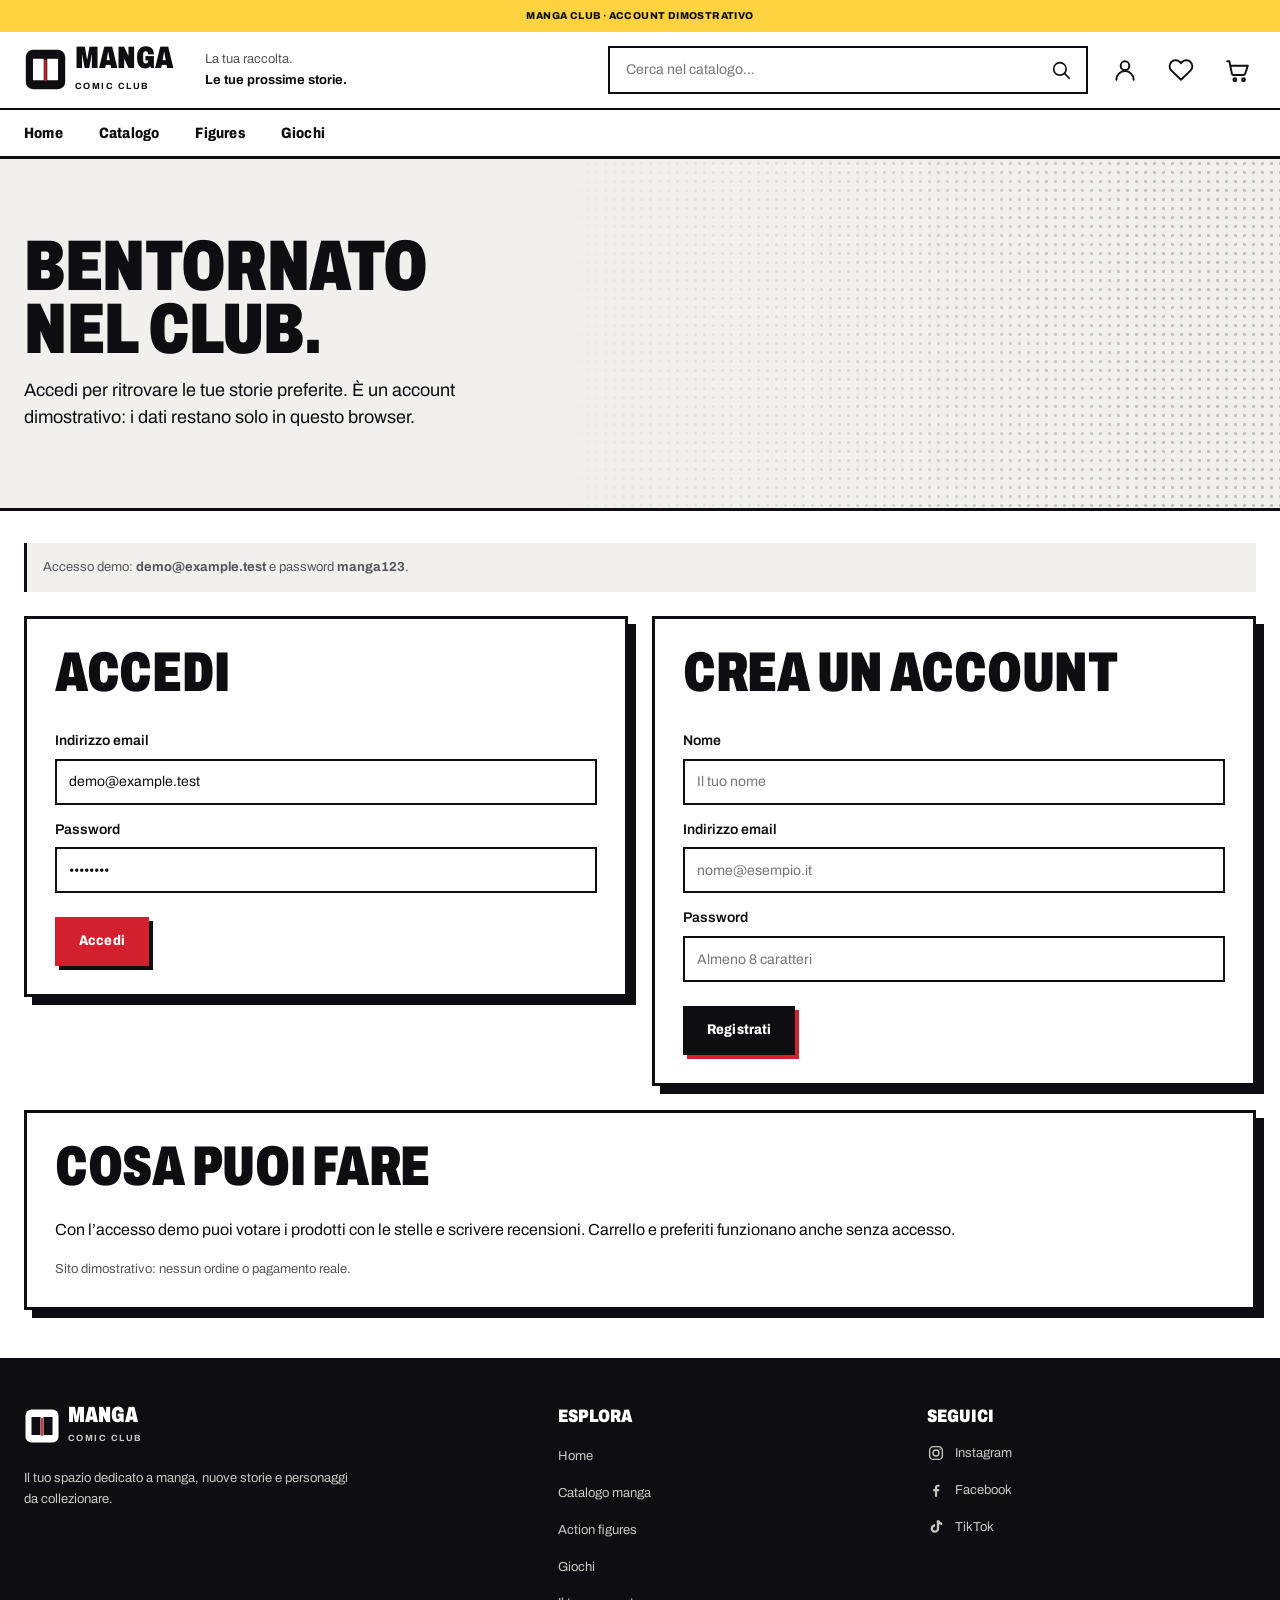
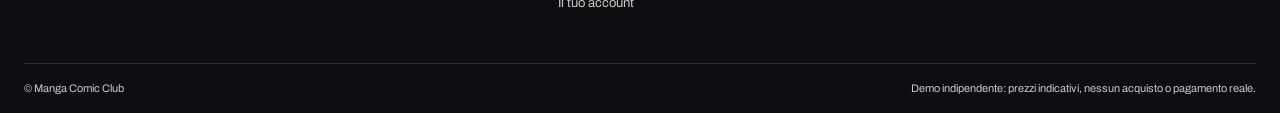
<file: account.html>
<!DOCTYPE html>
<html lang="it">
<head>
  <meta charset="UTF-8">
  <script>document.documentElement.classList.add('js');</script>
  <meta name="viewport" content="width=device-width, initial-scale=1.0">
  <meta name="description" content="Accedi o registrati su Manga Club. Pagina dimostrativa senza account reali.">
  <title>Account — Manga Club</title>
  <link rel="preconnect" href="https://fonts.googleapis.com">
  <link rel="preconnect" href="https://fonts.gstatic.com" crossorigin>
  <link href="https://fonts.googleapis.com/css2?family=Archivo:wdth,wght@62..125,400..900&display=swap" rel="stylesheet">
  <link rel="icon" href="img/favicon.svg" type="image/svg+xml">
  <link rel="stylesheet" href="css/style.css">
  <script src="js/ricerca-mobile.js" defer></script>
  <script src="js/carrello.js" defer></script>
  <script src="js/favorites.js" defer></script>
  <script src="js/account-auth.js" defer></script>
  <script src="js/account.js" defer></script>
  <script src="js/cover-fallback.js" defer></script>
  <script src="js/movimento.js" defer></script>
</head>
<body>
  <a class="skip-link" href="#contenuto">Vai al contenuto</a>
  <div class="demo-note" data-account-banner>MANGA CLUB · ACCOUNT DIMOSTRATIVO</div>
  <header class="site-header">
    <div class="container header-inner">
      <a class="logo" href="index.html" aria-label="Manga Club, pagina iniziale"><svg class="logo-mark" viewBox="0 0 48 48" aria-hidden="true"><rect class="logo-tile" x="2" y="2" width="44" height="44" rx="8"/><path class="logo-page" d="M10 12h12v24H10zm16 0h12v24H26z"/><path class="logo-fold" d="M24 14v22"/></svg><span class="logo-type"><span class="logo-word">MANGA</span><span class="logo-subtitle">COMIC CLUB</span></span></a>
      <p class="header-message">La tua raccolta.<br><strong>Le tue prossime storie.</strong></p>
      <div class="header-actions catalog-header-actions">
        <form class="header-search" action="catalogo.html" role="search">
          <label class="visually-hidden" for="account-search">Cerca nel catalogo</label>
          <input id="account-search" name="q" type="search" placeholder="Cerca nel catalogo…" autocomplete="off">
          <svg viewBox="0 0 24 24" aria-hidden="true"><circle cx="10.8" cy="10.8" r="6.8"/><path d="m16 16 5 5"/></svg>
        </form>
        <a class="header-icon" href="#contenuto" aria-current="page" aria-label="Il tuo account" title="Il tuo account">
          <svg viewBox="0 0 24 24" aria-hidden="true"><circle cx="12" cy="8" r="4"/><path d="M4 21a8 8 0 0 1 16 0"/></svg>
        </a>
        <button id="open-favorites" class="header-icon" type="button" aria-label="Preferiti, 0 manga" title="Preferiti" aria-haspopup="dialog" aria-controls="favorites-dialog">
          <svg viewBox="0 0 24 24" aria-hidden="true"><path d="M20.8 4.6a5.5 5.5 0 0 0-7.8 0L12 5.7l-1.1-1.1a5.5 5.5 0 0 0-7.8 7.8l1.1 1.1L12 21l7.8-7.5 1.1-1.1a5.5 5.5 0 0 0-.1-7.8Z"/></svg>
          <span id="favorites-count" class="favorites-count" aria-hidden="true" hidden>0</span>
        </button>
        <button id="open-cart" class="header-icon cart-icon" type="button" aria-label="Carrello, 0 articoli" title="Carrello" aria-haspopup="dialog" aria-controls="cart-dialog">
          <svg viewBox="0 0 24 24" aria-hidden="true"><path d="M3 4h2l2.2 11.1a2 2 0 0 0 2 1.6h8.5a2 2 0 0 0 1.9-1.4L22 8H6"/><circle cx="10" cy="21" r="1.3"/><circle cx="18" cy="21" r="1.3"/></svg>
          <span id="cart-count" class="cart-count" aria-hidden="true" hidden>0</span>
        </button>
      </div>
    </div>
    <nav class="main-nav" aria-label="Navigazione principale">
      <div class="container">
        <details class="mobile-menu">
          <summary>Menu e ricerca <span aria-hidden="true"><svg class="icon" viewBox="0 0 24 24" aria-hidden="true"><path d="M4 7h16M4 12h16M4 17h16"/></svg></span></summary>
          <div class="mobile-links">
            <a href="index.html">Home</a>
            <a href="catalogo.html">Catalogo</a>
            <a href="action-figures.html">Figures</a>
            <a href="giochi.html">Giochi</a>
          </div>
        </details>
        <ul class="desktop-links">
          <li><a href="index.html">Home</a></li>
          <li><a href="catalogo.html">Catalogo</a></li>
          <li><a href="action-figures.html">Figures</a></li>
          <li><a href="giochi.html">Giochi</a></li>
        </ul>
      </div>
    </nav>
  </header>

  <main id="contenuto" class="account-page">
    <section class="account-intro">
      <div class="container account-intro-inner">
        <h1>Bentornato<br>nel club.</h1>
        <p>Accedi per ritrovare le tue storie preferite. È un account dimostrativo: i dati restano solo in questo browser.</p>
      </div>
    </section>

    <section class="container account-content" aria-label="Accedi o crea un account">
      <p class="account-demo-note">Accesso demo: <strong>demo@example.test</strong> e password <strong>manga123</strong>.</p>
      <div class="account-forms">
        <section class="account-panel" aria-labelledby="login-title">
          <h2 id="login-title">Accedi</h2>
          <form class="account-form" data-account-login>
            <label for="login-email">Indirizzo email</label>
            <input id="login-email" name="email" type="email" autocomplete="email" value="demo@example.test" required>
            <label for="login-password">Password</label>
            <input id="login-password" name="password" type="password" autocomplete="current-password" value="manga123" required>
            <button class="button button-primary" type="submit">Accedi</button>
            <p class="account-form-status" role="status" aria-live="polite" hidden></p>
            <button class="button button-dark" type="button" data-account-logout hidden>Esci</button>
          </form>
        </section>

        <section class="account-panel account-register" aria-labelledby="register-title">
          <h2 id="register-title">Crea un account</h2>
          <form class="account-form account-register">
            <label for="register-name">Nome</label>
            <input id="register-name" name="name" type="text" autocomplete="name" placeholder="Il tuo nome" required>
            <label for="register-email">Indirizzo email</label>
            <input id="register-email" name="email" type="email" autocomplete="email" placeholder="nome@esempio.it" required>
            <label for="register-password">Password</label>
            <input id="register-password" name="password" type="password" autocomplete="new-password" minlength="8" placeholder="Almeno 8 caratteri" required>
            <button class="button button-dark" type="submit">Registrati</button>
            <p class="account-form-status" role="status" aria-live="polite" hidden></p>
          </form>
        </section>

        <section class="account-panel account-info" aria-labelledby="demo-info-title">
          <h2 id="demo-info-title">Cosa puoi fare</h2>
          <p>Con l’accesso demo puoi votare i prodotti con le stelle e scrivere recensioni. Carrello e preferiti funzionano anche senza accesso.</p>
          <p class="order-note">Sito dimostrativo: nessun ordine o pagamento reale.</p>
        </section>
      </div>
    </section>
  </main>

  <footer class="site-footer" id="chi-siamo">
    <div class="container">
      <div class="footer-inner">
        <div class="footer-brand">
          <a class="logo" href="index.html" aria-label="Manga Club, pagina iniziale"><svg class="logo-mark" viewBox="0 0 48 48" aria-hidden="true"><rect class="logo-tile" x="2" y="2" width="44" height="44" rx="8"/><path class="logo-page" d="M10 12h12v24H10zm16 0h12v24H26z"/><path class="logo-fold" d="M24 14v22"/></svg><span class="logo-type"><span class="logo-word">MANGA</span><span class="logo-subtitle">COMIC CLUB</span></span></a>
          <p>Il tuo spazio dedicato a manga, nuove storie e personaggi da collezionare.</p>
        </div>
        <nav class="footer-links" aria-label="Navigazione nel footer">
          <h2 class="footer-title">Esplora</h2>
          <ul>
            <li><a href="index.html">Home</a></li>
            <li><a href="catalogo.html">Catalogo manga</a></li>
            <li><a href="action-figures.html">Action figures</a></li>
            <li><a href="giochi.html">Giochi</a></li>
            <li><a href="account.html">Il tuo account</a></li>
          </ul>
        </nav>
        <div class="footer-social">
          <h2 class="footer-title">Seguici</h2>
          <ul class="social-links" aria-label="Social network">
            <li><a class="social-link" href="https://www.instagram.com/" target="_blank" rel="noopener noreferrer" aria-label="Instagram (si apre in una nuova scheda)"><svg viewBox="0 0 24 24" aria-hidden="true"><rect class="social-icon-outline" x="3.5" y="3.5" width="17" height="17" rx="5"/><circle class="social-icon-outline" cx="12" cy="12" r="4"/><circle cx="17.7" cy="6.7" r="1"/></svg><span>Instagram</span></a></li>
            <li><a class="social-link" href="https://www.facebook.com/" target="_blank" rel="noopener noreferrer" aria-label="Facebook (si apre in una nuova scheda)"><svg viewBox="0 0 24 24" aria-hidden="true"><path d="M13.5 21v-7.3H16l.4-2.9h-2.9V9c0-.8.2-1.4 1.5-1.4h1.6V5c-.3 0-1.2-.1-2.2-.1-2.2 0-3.7 1.3-3.7 3.8v2.1H8.2v2.9h2.5V21z"/></svg><span>Facebook</span></a></li>
            <li><a class="social-link" href="https://www.tiktok.com/" target="_blank" rel="noopener noreferrer" aria-label="TikTok (si apre in una nuova scheda)"><svg viewBox="0 0 24 24" aria-hidden="true"><path d="M16.2 3h-3.1v11.2a2.6 2.6 0 1 1-2.3-2.6V8.4a5.7 5.7 0 1 0 5.4 5.7V8.4a8 8 0 0 0 4.1 1.1V6.4A4.9 4.9 0 0 1 16.2 3z"/></svg><span>TikTok</span></a></li>
          </ul>
        </div>
      </div>
      <div class="footer-bottom">
        <p>© Manga Comic Club</p>
        <p>Demo indipendente: prezzi indicativi, nessun acquisto o pagamento reale.</p>
      </div>
    </div>
  </footer>
  <dialog id="cart-dialog" aria-labelledby="cart-title">
    <div class="cart-heading"><h2 id="cart-title">Il tuo carrello</h2><button id="close-cart" type="button" aria-label="Chiudi carrello"><svg class="icon" viewBox="0 0 24 24" aria-hidden="true"><path d="M6 6l12 12M18 6 6 18"/></svg></button></div>
    <p class="cart-disclaimer">Carrello dimostrativo: nessun ordine o pagamento reale.</p>
    <div id="cart-items"></div>
    <p class="cart-total">Totale: <strong id="cart-total">0,00 €</strong></p>
    <div class="cart-actions">
      <button id="empty-cart" type="button">Svuota carrello</button>
      <button id="continue-cart" type="button">Continua gli acquisti</button>
      <button id="checkout-cart" class="button button-primary" type="button">Procedi all'ordine</button>
    </div>
    <p id="cart-checkout-status" class="cart-checkout-status" role="status" aria-live="polite"></p>
  </dialog>
  <div id="notification" class="notification" role="status" aria-live="polite">
    <span id="notification-message"></span>
    <button id="notification-cart-link" class="notification-cart-link" type="button" hidden>Vai al carrello</button>
  </div>
</body>
</html>
</file>
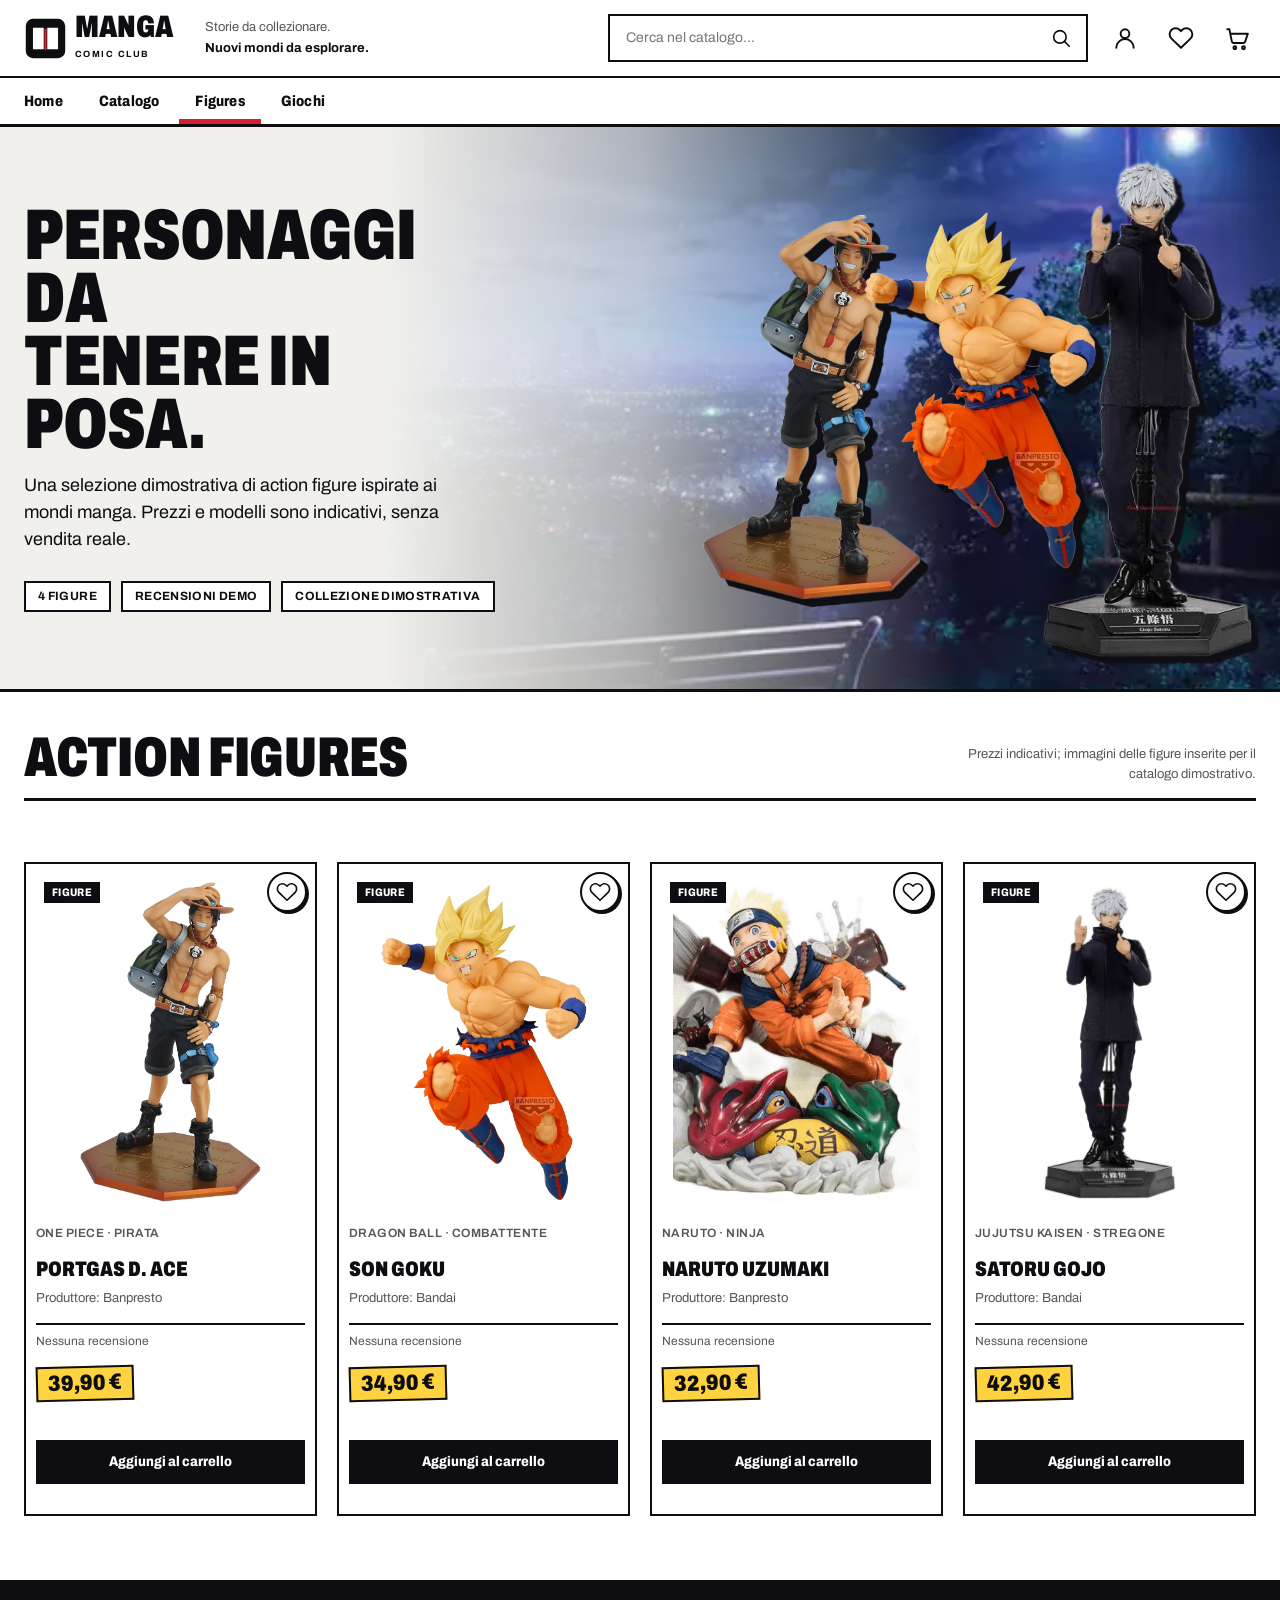
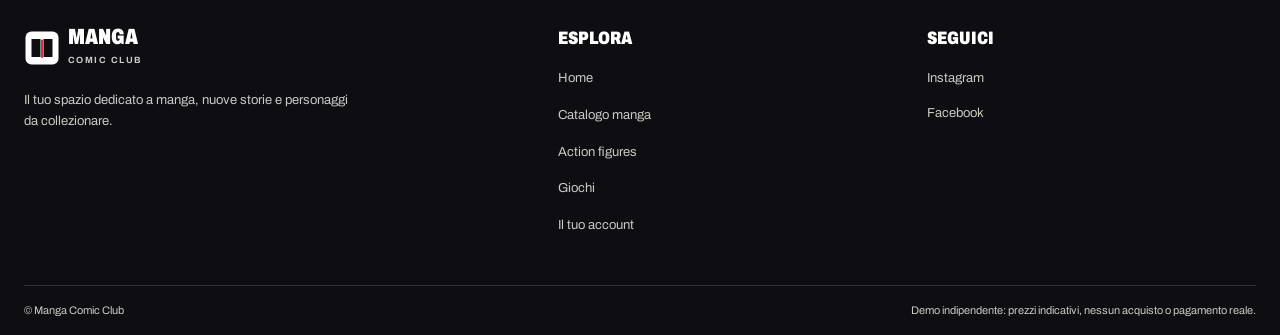
<file: action-figures.html>
<!DOCTYPE html>
<html lang="it">
<head>
  <meta charset="UTF-8">
  <script>document.documentElement.classList.add('js');</script>
  <meta name="viewport" content="width=device-width, initial-scale=1.0">
  <meta name="description" content="Scopri le action figure ispirate ai personaggi manga, con prezzi indicativi e recensioni dimostrative.">
  <title>Action figures — Manga Club</title>
  <link rel="preconnect" href="https://fonts.googleapis.com">
  <link rel="preconnect" href="https://fonts.gstatic.com" crossorigin>
  <link href="https://fonts.googleapis.com/css2?family=Archivo:wdth,wght@62..125,400..900&display=swap" rel="stylesheet">
  <link rel="icon" href="img/favicon.svg" type="image/svg+xml">
  <link rel="stylesheet" href="css/style.css">
  <script src="js/ricerca-mobile.js" defer></script>
  <script src="js/carrello.js" defer></script>
  <script src="js/action-figures.js" defer></script>
  <script src="js/reviews.js" defer></script>
  <script src="js/account-auth.js" defer></script>
  <script src="js/account-modal.js" defer></script>
  <script src="js/favorites.js" defer></script>
  <script src="js/cover-fallback.js" defer></script>
  <script src="js/movimento.js" defer></script>
</head>
<body>
  <a class="skip-link" href="#contenuto">Vai al contenuto</a>

  <header class="site-header">
    <div class="container header-inner">
      <a class="logo" href="index.html" aria-label="Manga Club, pagina iniziale"><svg class="logo-mark" viewBox="0 0 48 48" aria-hidden="true"><rect class="logo-tile" x="2" y="2" width="44" height="44" rx="8"/><path class="logo-page" d="M10 12h12v24H10zm16 0h12v24H26z"/><path class="logo-fold" d="M24 14v22"/></svg><span class="logo-type"><span class="logo-word">MANGA</span><span class="logo-subtitle">COMIC CLUB</span></span></a>
      <p class="header-message">Storie da collezionare.<br><strong>Nuovi mondi da esplorare.</strong></p>
      <div class="header-actions catalog-header-actions">
        <label class="header-search">
          <span class="visually-hidden">Cerca action figures</span>
          <input id="figures-search" type="search" placeholder="Cerca nel catalogo…" autocomplete="off">
          <svg viewBox="0 0 24 24" aria-hidden="true"><circle cx="10.8" cy="10.8" r="6.8"/><path d="m16 16 5 5"/></svg>
        </label>
        <button class="header-icon" type="button" data-open-account aria-label="Apri account" title="Apri account">
          <svg viewBox="0 0 24 24" aria-hidden="true"><circle cx="12" cy="8" r="4"/><path d="M4 21a8 8 0 0 1 16 0"/></svg>
        </button>
        <button id="open-favorites" class="header-icon" type="button" aria-label="Preferiti, 0 prodotti" title="Preferiti" aria-haspopup="dialog" aria-controls="favorites-dialog">
          <svg viewBox="0 0 24 24" aria-hidden="true"><path d="M20.8 4.6a5.5 5.5 0 0 0-7.8 0L12 5.7l-1.1-1.1a5.5 5.5 0 0 0-7.8 7.8l1.1 1.1L12 21l7.8-7.5 1.1-1.1a5.5 5.5 0 0 0-.1-7.8Z"/></svg>
          <span id="favorites-count" class="favorites-count" aria-hidden="true" hidden>0</span>
        </button>
        <button id="open-cart" class="header-icon cart-icon" type="button" aria-label="Carrello, 0 articoli" title="Carrello" aria-haspopup="dialog" aria-controls="cart-dialog">
          <svg viewBox="0 0 24 24" aria-hidden="true"><path d="M3 4h2l2.2 11.1a2 2 0 0 0 2 1.6h8.5a2 2 0 0 0 1.9-1.4L22 8H6"/><circle cx="10" cy="21" r="1.3"/><circle cx="18" cy="21" r="1.3"/></svg>
          <span id="cart-count" class="cart-count" aria-hidden="true" hidden>0</span>
        </button>
      </div>
    </div>
    <nav class="main-nav" aria-label="Navigazione principale">
      <div class="container">
        <details class="mobile-menu">
          <summary>Menu e ricerca <span aria-hidden="true"><svg class="icon" viewBox="0 0 24 24" aria-hidden="true"><path d="M4 7h16M4 12h16M4 17h16"/></svg></span></summary>
          <div class="mobile-links">
            <a href="index.html">Home</a>
            <a href="catalogo.html">Catalogo</a>
            <a href="action-figures.html" aria-current="page">Figures</a>
            <a href="giochi.html">Giochi</a>
          </div>
        </details>
        <ul class="desktop-links">
          <li><a href="index.html">Home</a></li>
          <li><a href="catalogo.html">Catalogo</a></li>
          <li><a href="action-figures.html" aria-current="page">Figures</a></li>
          <li><a href="giochi.html">Giochi</a></li>
        </ul>
      </div>
    </nav>
  </header>

  <main id="contenuto">
    <section class="catalog-intro figures-intro">
      <div class="container catalog-intro-inner">
        <div class="intro-art intro-figures" aria-hidden="true">
          <img src="img/figures/ace-cutout.webp" alt="" width="300" height="375">
          <img src="img/figures/goku-cutout.webp" alt="" width="300" height="375">
          <img src="img/figures/gojo-cutout.webp" alt="" width="300" height="375">
        </div>
        <h1>Personaggi da<br>tenere in posa.</h1>
        <p>Una selezione dimostrativa di action figure ispirate ai mondi manga. Prezzi e modelli sono indicativi, senza vendita reale.</p>
        <div class="catalog-meta"><span>4 FIGURE</span><span>RECENSIONI DEMO</span><span>COLLEZIONE DIMOSTRATIVA</span></div>
      </div>
    </section>

    <section class="container catalog-section figures-section" aria-labelledby="figures-title">
      <div class="catalog-heading">
        <div><h2 id="figures-title">Action figures</h2></div>
        <p class="catalog-note">Prezzi indicativi; immagini delle figure inserite per il catalogo dimostrativo.</p>
      </div>
      <p class="catalog-status" id="figures-search-status" role="status" aria-live="polite"></p>
      <div class="catalog-grid figures-grid">
        <article class="catalog-card product-card" data-product-id="figure-ace" data-maker="Banpresto" data-size="Circa 16 cm" data-description="Una figure dimostrativa ispirata a Portgas D. Ace, il pirata dal potere del fuoco. La posa dinamica e i colori caldi richiamano il suo spirito libero.">
          <button class="catalog-cover-link product-image" type="button" data-open-figure aria-label="Apri i dettagli di Portgas D. Ace">
            <img class="cover-image" src="img/figures/ace-cutout.webp" alt="Action figure di Portgas D. Ace di One Piece" loading="lazy"><span class="badge">FIGURE</span>
          </button>
          <div class="product-info">
            <p class="product-category">ONE PIECE · PIRATA</p>
            <h3>Portgas D. Ace</h3>
            <p class="format">Produttore: Banpresto</p>
            <p class="price">39,90 €</p>
            <div class="product-actions"><button class="add-button" type="button" aria-label="Aggiungi Portgas D. Ace al carrello">Aggiungi al carrello</button></div>
          </div>
        </article>
        <article class="catalog-card product-card" data-product-id="figure-goku" data-maker="Bandai" data-size="Circa 18 cm" data-description="Una figure dimostrativa ispirata a Son Goku, pronta a entrare in azione. Una posa energica celebra il suo percorso da combattente e il desiderio di superare ogni limite.">
          <button class="catalog-cover-link product-image" type="button" data-open-figure aria-label="Apri i dettagli di Son Goku">
            <img class="cover-image" src="img/figures/goku-cutout.webp" alt="Action figure di Son Goku in posa da combattimento" loading="lazy"><span class="badge">FIGURE</span>
          </button>
          <div class="product-info">
            <p class="product-category">DRAGON BALL · COMBATTENTE</p>
            <h3>Son Goku</h3>
            <p class="format">Produttore: Bandai</p>
            <p class="price">34,90 €</p>
            <div class="product-actions"><button class="add-button" type="button" aria-label="Aggiungi Son Goku al carrello">Aggiungi al carrello</button></div>
          </div>
        </article>
        <article class="catalog-card product-card" data-product-id="figure-naruto" data-maker="Banpresto" data-size="Circa 15 cm" data-description="Una figure dimostrativa ispirata a Naruto Uzumaki, con una posa che richiama la sua determinazione e il sogno di diventare Hokage.">
          <button class="catalog-cover-link product-image" type="button" data-open-figure aria-label="Apri i dettagli di Naruto Uzumaki">
            <img class="cover-image" src="img/figures/naruto-cutout.webp" alt="Action figure di Naruto Uzumaki in posa ninja" loading="lazy"><span class="badge">FIGURE</span>
          </button>
          <div class="product-info">
            <p class="product-category">NARUTO · NINJA</p>
            <h3>Naruto Uzumaki</h3>
            <p class="format">Produttore: Banpresto</p>
            <p class="price">32,90 €</p>
            <div class="product-actions"><button class="add-button" type="button" aria-label="Aggiungi Naruto Uzumaki al carrello">Aggiungi al carrello</button></div>
          </div>
        </article>
        <article class="catalog-card product-card" data-product-id="figure-gojo" data-maker="Bandai" data-size="Circa 17 cm" data-description="Una figure dimostrativa ispirata a Satoru Gojo, raffigurato in una posa rilassata che lascia intuire la sua sicurezza e la sua forza fuori dal comune.">
          <button class="catalog-cover-link product-image" type="button" data-open-figure aria-label="Apri i dettagli di Satoru Gojo">
            <img class="cover-image" src="img/figures/gojo-cutout.webp" alt="Action figure di Satoru Gojo di Jujutsu Kaisen" loading="lazy"><span class="badge">FIGURE</span>
          </button>
          <div class="product-info">
            <p class="product-category">JUJUTSU KAISEN · STREGONE</p>
            <h3>Satoru Gojo</h3>
            <p class="format">Produttore: Bandai</p>
            <p class="price">42,90 €</p>
            <div class="product-actions"><button class="add-button" type="button" aria-label="Aggiungi Satoru Gojo al carrello">Aggiungi al carrello</button></div>
          </div>
        </article>
      </div>
    </section>
  </main>

  <dialog class="manga-dialog figures-dialog" id="manga-dialog" aria-labelledby="manga-dialog-title">
    <div class="manga-dialog-content">
      <img class="manga-dialog-cover" id="manga-dialog-cover" alt="">
      <div class="manga-dialog-copy">
        <button class="manga-dialog-close" id="manga-dialog-close" type="button" aria-label="Chiudi dettagli"><svg class="icon" viewBox="0 0 24 24" aria-hidden="true"><path d="M6 6l12 12M18 6 6 18"/></svg></button>
        <p class="catalog-label" id="manga-dialog-genre"></p>
        <h2 id="manga-dialog-title"></h2>
        <p class="catalog-price manga-dialog-price" id="manga-dialog-price"></p>
        <p class="manga-dialog-description" id="manga-dialog-description"></p>
        <details class="manga-dialog-specs">
          <summary>Dettagli</summary>
          <dl>
            <div><dt>Dimensioni</dt><dd id="manga-dialog-dimensions"></dd></div>
            <div><dt>Produttore</dt><dd id="manga-dialog-maker"></dd></div>
          </dl>
        </details>
        <details class="manga-reviews">
          <summary>Recensioni</summary>
          <p class="manga-review-summary" id="manga-review-summary" aria-live="polite"></p>
          <div class="manga-review-content">
            <ul class="manga-review-list" id="manga-review-list"></ul>
            <div class="manga-review-auth" id="manga-review-auth" hidden>
              <p>Accedi al tuo account per lasciare una recensione o valutare questo prodotto.</p>
              <button class="button button-primary" id="manga-review-login" type="button">Accedi</button>
            </div>
            <form class="manga-review-form" id="manga-review-form">
              <label for="manga-review-name">Il tuo nome</label>
              <input id="manga-review-name" name="name" type="text" maxlength="60" required autocomplete="name">
              <fieldset>
                <legend>La tua valutazione</legend>
                <div class="manga-review-stars">
                  <label><input type="radio" name="rating" value="1" required><span aria-hidden="true">★</span><span class="visually-hidden">1 stella</span></label>
                  <label><input type="radio" name="rating" value="2"><span aria-hidden="true">★</span><span class="visually-hidden">2 stelle</span></label>
                  <label><input type="radio" name="rating" value="3"><span aria-hidden="true">★</span><span class="visually-hidden">3 stelle</span></label>
                  <label><input type="radio" name="rating" value="4"><span aria-hidden="true">★</span><span class="visually-hidden">4 stelle</span></label>
                  <label><input type="radio" name="rating" value="5"><span aria-hidden="true">★</span><span class="visually-hidden">5 stelle</span></label>
                </div>
              </fieldset>
              <label for="manga-review-text">La tua recensione</label>
              <textarea id="manga-review-text" name="review" rows="3" maxlength="1000" required></textarea>
              <p class="manga-review-status" id="manga-review-status" role="status" aria-live="polite"></p>
              <button class="add-button" type="submit">Pubblica recensione</button>
            </form>
            <p class="manga-review-note">Recensioni dimostrative, salvate solo in questo browser.</p>
          </div>
        </details>
        <div class="manga-dialog-actions">
          <button class="add-button manga-dialog-cart" id="manga-dialog-cart" type="button" aria-label="Aggiungi questa figure al carrello" title="Aggiungi al carrello">
            <svg viewBox="0 0 24 24" aria-hidden="true"><path d="M3 4h2l2.2 11.1a2 2 0 0 0 2 1.6h8.5a2 2 0 0 0 1.9-1.4L22 8H6"/><circle cx="10" cy="21" r="1.3"/><circle cx="18" cy="21" r="1.3"/></svg>
          </button>
        </div>
        <div class="manga-dialog-cart-confirmation" id="manga-dialog-cart-confirmation" hidden>
          <p id="manga-dialog-cart-message" role="status" aria-live="polite"></p>
          <button id="manga-dialog-open-cart" type="button">Vai al carrello</button>
        </div>
      </div>
    </div>
  </dialog>

  <dialog id="cart-dialog" aria-labelledby="cart-title">
    <div class="cart-heading"><h2 id="cart-title">Il tuo carrello</h2><button id="close-cart" type="button" aria-label="Chiudi carrello"><svg class="icon" viewBox="0 0 24 24" aria-hidden="true"><path d="M6 6l12 12M18 6 6 18"/></svg></button></div>
    <p class="cart-disclaimer">Carrello dimostrativo: nessun ordine o pagamento reale.</p>
    <div id="cart-items"></div>
    <p class="cart-total">Totale: <strong id="cart-total">0,00 €</strong></p>
    <div class="cart-actions">
      <button id="empty-cart" type="button">Svuota carrello</button>
      <button id="continue-cart" type="button">Continua gli acquisti</button>
      <button id="checkout-cart" class="button button-primary" type="button">Procedi all'ordine</button>
    </div>
    <p id="cart-checkout-status" class="cart-checkout-status" role="status" aria-live="polite"></p>
  </dialog>

  <footer class="site-footer" id="chi-siamo">
    <div class="container">
      <div class="footer-inner">
        <div class="footer-brand">
          <a class="logo" href="index.html" aria-label="Manga Club, pagina iniziale"><svg class="logo-mark" viewBox="0 0 48 48" aria-hidden="true"><rect class="logo-tile" x="2" y="2" width="44" height="44" rx="8"/><path class="logo-page" d="M10 12h12v24H10zm16 0h12v24H26z"/><path class="logo-fold" d="M24 14v22"/></svg><span class="logo-type"><span class="logo-word">MANGA</span><span class="logo-subtitle">COMIC CLUB</span></span></a>
          <p>Il tuo spazio dedicato a manga, nuove storie e personaggi da collezionare.</p>
        </div>
        <nav class="footer-links" aria-label="Navigazione nel footer">
          <h2 class="footer-title">Esplora</h2>
          <ul>
            <li><a href="index.html">Home</a></li>
            <li><a href="catalogo.html">Catalogo manga</a></li>
            <li><a href="action-figures.html">Action figures</a></li>
            <li><a href="giochi.html">Giochi</a></li>
            <li><a href="account.html">Il tuo account</a></li>
          </ul>
        </nav>
        <div class="footer-social">
          <h2 class="footer-title">Seguici</h2>
          <ul class="social-links" aria-label="Social network">
            <li><a class="social-link" href="https://www.instagram.com/" target="_blank" rel="noopener noreferrer" aria-label="Instagram (si apre in una nuova scheda)"><span>Instagram</span></a></li>
            <li><a class="social-link" href="https://www.facebook.com/" target="_blank" rel="noopener noreferrer" aria-label="Facebook (si apre in una nuova scheda)"><span>Facebook</span></a></li>
          </ul>
        </div>
      </div>
      <div class="footer-bottom">
        <p>© Manga Comic Club</p>
        <p>Demo indipendente: prezzi indicativi, nessun acquisto o pagamento reale.</p>
      </div>
    </div>
  </footer>
  <dialog id="account-dialog" class="account-dialog" aria-labelledby="account-dialog-title">
    <section class="account-panel">
      <button class="account-dialog-close" type="button" data-close-account aria-label="Chiudi accesso"><svg class="icon" viewBox="0 0 24 24" aria-hidden="true"><path d="M6 6l12 12M18 6 6 18"/></svg></button>
      <h2 id="account-dialog-title">Accedi</h2>
      <p class="account-demo-note">Accesso demo: <strong>demo@example.test</strong> · password <strong>manga123</strong>. Non è una casella email reale.</p>
      <form class="account-form" data-account-login>
        <label for="header-login-email">Indirizzo email</label>
        <input id="header-login-email" name="email" type="email" autocomplete="email" value="demo@example.test" required>
        <label for="header-login-password">Password</label>
        <input id="header-login-password" name="password" type="password" autocomplete="current-password" value="manga123" required>
        <button class="button button-primary" type="submit">Accedi</button>
        <p class="account-form-status" role="status" aria-live="polite" hidden></p>
        <button class="button button-dark" type="button" data-account-logout hidden>Esci</button>
      </form>
      <p class="account-register-prompt">Non sei registrato? <a href="account.html#register-title">Registrati</a></p>
    </section>
  </dialog>
  <div id="notification" class="notification" role="status" aria-live="polite">
    <span id="notification-message"></span>
    <button id="notification-cart-link" class="notification-cart-link" type="button" hidden>Vai al carrello</button>
  </div>
  <button class="back-to-top" type="button" aria-label="Torna all'inizio" title="Torna all'inizio" hidden><svg class="icon" viewBox="0 0 24 24" aria-hidden="true"><path d="M12 19V5m-6 6 6-6 6 6"/></svg></button>
</body>
</html>
</file>
<file: css/style.css>
/* =====================================================================
   MANGA CLUB — foglio di stile unico
   Direzione "tavola": una pagina di manga stampata. Carta, inchiostro, retino,
   bordi netti, ombre piene (mai sfumate) e titoli condensati.

   Indice
   1. Variabili e base          6. Comandi, carrello e notifiche
   2. Header e menu              7. Pagine interne: catalogo, figure, giochi
   3. Hero della home            8. Finestre: preferiti, dettaglio, account
   4. Novità e manga della sett. 9. Stile tavola: tipografia e componenti
   5. Prodotti, banner, footer  10. Pausa animazioni, menu mobile, responsive

   Nota sull'ordine: alcune regole delle sezioni 9-10 devono restare dopo
   quelle generiche delle sezioni 1-8, perché le sovrascrivono a parità di
   specificità. Spostarle cambierebbe l'aspetto del sito.
   ===================================================================== */

/* 1. VARIABILI E BASE — cambia qui colori, font e spaziature di tutto il sito. */
:root {
  --width: 1240px;
  --font-display: "Archivo", "Arial Narrow", "Helvetica Neue", Arial, sans-serif;
  --space-1: 8px;
  --space-2: 16px;
  --space-3: 24px;
  --space-4: 32px;
  --space-5: 40px;
  --space-6: 48px;
  --motion-open-duration: 250ms;
  --motion-close-duration: 150ms;
  --motion-ease: cubic-bezier(0.22, 1, 0.36, 1);
  --motion-distance: 8px;
  --ink: #0e0e12;
  --paper: #f1f0ec;
  --accent: #d3202f;
  --sun: #ffd23f;
  --muted: #55555b;
  --line: #cfcdc6;
  --white: #fff;
  --on-ink-muted: #c9c8c2;   /* testo secondario su fondo inchiostro (footer, Novità) */
  --control-off: #8a8983;    /* stelle vuote, pallini inattivi: 3,5:1 su bianco (WCAG 1.4.11) */
  --star: #e0a400;
  --star-text: #8a6200;      /* stelle scritte come testo: 5,2:1 su carta */
  --success: #2e8b57;
  --border: 3px solid var(--ink);
  --dots: radial-gradient(circle, var(--ink) 1.3px, transparent 1.8px);
}
* { box-sizing: border-box; }
html { scroll-behavior: smooth; scroll-padding-top: var(--space-3); }
body { margin: 0; font-family: var(--font-display); color: var(--ink); font-size: 16px; line-height: 1.55; background: var(--white); }
a { color: inherit; text-decoration: none; }
h1, h2, h3, p { margin-top: 0; }
.container { width: min(var(--width), calc(100% - 48px)); margin-inline: auto; }
.skip-link { position: absolute; top: -100px; left: var(--space-2); padding: var(--space-2); background: var(--white); z-index: 10; }
.skip-link:focus { top: var(--space-1); }
.demo-note { text-align: center; font-size: 10px; padding: var(--space-1) var(--space-2); text-transform: uppercase; background: var(--sun); color: var(--ink); font-weight: 800; letter-spacing: .04em; }

/* 2. HEADER E MENU */
.header-inner { min-height: 76px; display: flex; align-items: center; gap: var(--space-4); }
.logo { display: inline-flex; flex-shrink: 0; align-items: center; gap: var(--space-1); color: var(--ink); }
.logo-mark { width: 43px; height: 43px; fill: none; }
.logo-tile { fill: var(--ink); }
.logo-page { fill: var(--white); }
.logo-fold { fill: none; stroke-width: 2.5; stroke-linecap: round; stroke: var(--accent); }
.logo-type { display: grid; gap: var(--space-1); }
.logo-word { font: 600 27px/.9 var(--font-display); }
.logo-subtitle { font-weight: 700; color: var(--ink); font-size: 9px; letter-spacing: .16em; }
.header-message { margin: 0; color: var(--muted); line-height: 1.6; font-size: 13px; }
.header-message strong { color: var(--ink); }
.header-actions { display: flex; flex: 1; min-width: 0; align-items: center; justify-content: flex-end; gap: var(--space-2); margin-left: auto; }
.header-search { position: relative; display: block; flex: 1; min-width: 0; max-width: 480px; }
.header-search input { display: block; width: 100%; min-height: 48px; padding: var(--space-1) var(--space-6) var(--space-1) var(--space-2); background: var(--white); color: var(--ink); font-size: 14px; }
.header-search input:focus { border-color: var(--ink); outline-offset: 2px; box-shadow: 4px 4px 0 var(--ink); outline: none; }
.header-search > svg { position: absolute; top: 50%; right: var(--space-2); width: 22px; height: 22px; fill: none; stroke: var(--ink); stroke-linecap: round; stroke-width: 1.8; transform: translateY(-50%); pointer-events: none; }
.visually-hidden { position: absolute; width: 1px; height: 1px; padding: 0; margin: -1px; overflow: hidden; clip: rect(0, 0, 0, 0); white-space: nowrap; border: 0; }
.header-icon { position: relative; display: grid; flex: 0 0 40px; width: 40px; height: 48px; place-items: center; padding: var(--space-1); border: 0; background: transparent; cursor: pointer; color: var(--ink); }
.header-icon.is-account-active::after { position: absolute; right: 3px; bottom: 4px; width: 9px; height: 9px; border: 2px solid var(--white); border-radius: 50%; background: var(--success); content: ""; }
.header-icon svg { width: 26px; height: 26px; fill: none; stroke: currentColor; stroke-linecap: round; stroke-linejoin: round; stroke-width: 1.8; }
.cart-count, .favorites-count { position: absolute; top: 0; right: 0; display: grid; min-width: 18px; height: 18px; place-items: center; padding-inline: 4px; border-radius: 0; color: var(--white); font-size: 10px; font-weight: 800; font-variant-numeric: tabular-nums; line-height: 1; border: 2px solid var(--ink); background: var(--accent); }
.catalog-header-actions { flex: 1; min-width: 0; margin-left: auto; }
.desktop-links { display: flex; margin: 0; padding: 0; list-style: none; justify-content: flex-start; gap: 4px; margin-left: -16px; }
.desktop-links a { display: block; padding: 16px var(--space-2); font: 700 14px/1.2 var(--font-display); letter-spacing: .2px; }
.mobile-menu { display: none; }
.button { display: inline-flex; min-height: 44px; align-items: center; justify-content: center; gap: var(--space-2); padding: var(--space-2) var(--space-3); margin-top: var(--space-2); border: var(--border); border-radius: 0; font: 800 14px/1.2 var(--font-display); font-stretch: 88%; letter-spacing: .01em; box-shadow: 4px 4px 0 var(--ink); transition: transform var(--motion-close-duration) var(--motion-ease), box-shadow var(--motion-close-duration) var(--motion-ease), background-color var(--motion-close-duration) var(--motion-ease); }
/* l'hover del bottone è nella sezione 11, dentro (hover: hover): su touch resterebbe "premuto" dopo il tap */
.section-heading { display: flex; justify-content: space-between; gap: var(--space-3); align-items: flex-end; margin-bottom: 32px; padding-bottom: 14px; border-bottom: var(--border); }

/* 3. HERO DELLA HOME — carosello a tutta larghezza */
.promo-section { overflow: hidden; padding: 0; background: var(--ink); }
.promo-carousel { position: relative; }
.promo-track { display: flex; overflow-x: auto; gap: 0; scroll-snap-type: x mandatory; scrollbar-width: none; }
.promo-track::-webkit-scrollbar { display: none; }
.promo-art { position: absolute; z-index: 1; width: auto; object-fit: contain; object-position: center; top: 7%; right: clamp(64px, 9vw, 150px); height: 86%; max-width: 30%; border: 3px solid var(--white); background: var(--white); transform: rotate(3deg); filter: drop-shadow(10px 10px 0 var(--ink)); }
.promo-slide::before { position: absolute; z-index: 2; inset: 0; content: ""; background: linear-gradient(90deg, #111e 0%, #111a 42%, #1114 72%, transparent 100%); pointer-events: none; }
.promo-copy { position: relative; z-index: 3; pointer-events: none; width: min(540px, 50%); margin-left: clamp(24px, 6vw, 96px); padding: 34px 32px 30px; background: var(--paper); color: var(--ink); border: var(--border); box-shadow: 10px 10px 0 var(--ink); }
.promo-catalog-link { position: absolute; z-index: 4; left: clamp(24px, 6vw, 96px); bottom: 36px; }
.promo-clone { pointer-events: none; }
.promo-dragon-ball { background-size: cover; background-position: center, center, center top; background-image: url("../img/carousel/64gww1wmi4p61.webp"); }
.promo-jujutsu { background-size: cover; background-position: center; background-image: url("../img/carousel/jujutsu-kaisen-carousel.webp"); }
.promo-chainsaw { background-size: cover; background-position: center; background-image: url("../img/carousel/10ce7135-91da-4fe4-a370-8733cbadc4a6.webp"); }
.promo-naruto { background-size: cover; }
.promo-bleach { background-size: cover; background-position: center; background-image: url("../img/carousel/bleach-carousel.webp"); }
.promo-spy-family { background-size: cover; }
.promo-dandadan { background-size: cover; background-position: center; background-image: url("../img/carousel/dandadan-carousel.webp"); }
.promo-sakamoto { background-size: cover; background-position: center; background-image: url("../img/carousel/sakamoto-days-carousel.webp"); }
.promo-kaiju { background-size: cover; background-position: center; background-image: url("../img/carousel/kaiju-no-8-carousel.webp"); }
.promo-arrow { position: absolute; z-index: 4; top: 50%; display: grid; width: 44px; height: 44px; place-items: center; padding: 0; font-size: 22px; transform: translateY(-50%); border: var(--border); border-radius: 0; background: var(--white); color: var(--ink); box-shadow: 3px 3px 0 var(--ink); }
.promo-prev { left: var(--space-3); }
.promo-next { right: var(--space-3); }
.promo-pagination { display: flex; justify-content: center; gap: 2px; padding: 10px 0 12px; background: var(--white); border-bottom: var(--border); }
.promo-dot { position: relative; display: grid; width: 24px; height: 24px; min-width: 24px; place-items: center; padding: 0; border: 0; background: transparent; }
/* pallini inattivi: #8a8983 su bianco ≈ 3,5:1 (WCAG 1.4.11 chiede almeno 3:1) */
.promo-dot::before { content: ""; transition: background-color var(--motion-close-duration) var(--motion-ease), transform var(--motion-close-duration) var(--motion-ease); width: var(--dot-w, 22px); height: 6px; border-radius: 0; background: var(--control-off); }

/* 4. NOVITÀ (fascia che scorre) E MANGA DELLA SETTIMANA */
.releases-viewport { position: relative; --release-gap: 18px; --release-half-gap: 9px; overflow: hidden; }
.releases-track { display: flex; width: max-content; gap: var(--release-gap); padding: 2px 0 14px; animation: release-marquee 36s linear infinite; }
.releases-track.is-paused { animation-play-state: paused; }
.releases-track:hover { animation-play-state: paused; }
@keyframes release-marquee {
  to { transform: translateX(calc(-50% - var(--release-half-gap))); }
}
.release-card { flex: 0 0 clamp(150px, 17vw, 205px); min-width: 0; }
.release-card img { display: block; width: 100%; aspect-ratio: 2 / 3; object-fit: contain; transition: box-shadow var(--motion-close-duration) var(--motion-ease); }
.release-card span { display: block; margin-top: 12px; font-weight: 700; }
.release-card h3 { margin: 6px 0 0; line-height: 1.35; }
.releases-arrow { position: absolute; z-index: 1; top: 38%; display: grid; width: 44px; height: 44px; place-items: center; padding: 0; color: var(--ink); font-size: 24px; cursor: pointer; opacity: 0; pointer-events: none; transition: opacity var(--motion-close-duration) var(--motion-ease), background-color var(--motion-close-duration) var(--motion-ease), color var(--motion-close-duration) var(--motion-ease); border: var(--border); border-radius: 0; background: var(--white); box-shadow: 3px 3px 0 var(--sun); }
.releases-viewport:hover .releases-arrow, .releases-viewport:focus-within .releases-arrow { opacity: 1; pointer-events: auto; }
.releases-arrow:hover { background: #ffffffde; color: var(--accent); }
.releases-prev { left: 8px; }
.releases-next { right: 8px; }
.daily-manga-card { display: grid; grid-template-columns: minmax(180px, 250px) minmax(0, 1fr); border: var(--border); background: var(--paper); box-shadow: 6px 6px 0 var(--ink); gap: 40px; padding: 32px; }
.daily-manga-cover { display: block; width: 100%; max-height: 340px; aspect-ratio: 2 / 3; object-fit: contain; border: var(--border); background: var(--white); }
.daily-manga-copy { display: flex; flex-direction: column; align-items: flex-start; padding-block: var(--space-1); }
.daily-manga-copy .product-category { margin-bottom: var(--space-1); }
.daily-manga-copy h3 { margin-bottom: var(--space-2); }
.daily-manga-link { align-self: flex-end; margin-top: auto; }

/* 5. SCHEDE PRODOTTO — home: 3 colonne, 2 sotto i 1000px, 1 sotto i 700px */
.products-section { background: var(--white); }
.products-section > .section { padding-top: var(--space-3); }
.product-grid { display: grid; grid-template-columns: repeat(3, minmax(0, 1fr)); gap: 28px 24px; align-items: stretch; }
.product-card { position: relative; min-width: 0; scroll-margin-top: var(--space-3); transition: transform var(--motion-close-duration) var(--motion-ease); background: var(--white); }
.badge { position: absolute; z-index: 1; top: var(--space-1); left: var(--space-1); padding: 4px var(--space-1); border: 0; background: var(--ink); color: var(--white); font: 800 11px/1.2 var(--font-display); font-stretch: 85%; letter-spacing: .03em; }
.cover-image { display: block; width: 100%; height: 100%; object-fit: contain; transition: transform var(--motion-open-duration) var(--motion-ease); }
.product-info { display: flex; flex-direction: column; padding: 14px 0 20px; font-family: var(--font-display); }
.product-category { font-weight: 600; margin-bottom: 8px; color: var(--muted); font-size: 12px; letter-spacing: .04em; }
.product-info h3 { margin-bottom: 10px; font: 600 17px/1.2 var(--font-display); text-transform: uppercase; }
.format { margin-bottom: 8px; padding-bottom: 8px; font-size: 13px; line-height: 1.4; border-bottom: 2px solid var(--ink); color: var(--muted); }
.review-rating { display: flex; min-height: 26px; align-items: center; gap: 2px; margin: -2px 0 10px; }
.review-rating button { display: grid; width: 25px; min-width: 25px; height: 26px; min-height: 26px; place-items: center; padding: 0; border: 0; background: transparent; color: var(--control-off); font-size: 19px; line-height: 1; cursor: pointer; }
.review-rating button.is-filled { color: var(--star); }
.review-rating button:hover, .review-rating button:focus-visible { color: var(--accent); }
.review-rating-status { margin-left: 6px; color: var(--muted); font-size: 11px; line-height: 1.3; }
.review-summary { margin: 0 0 10px; color: var(--muted); font-size: 12px; line-height: 1.4; }

/* 5b. BANNER FINALE E FOOTER */
.collection-banner { display: flex; align-items: center; justify-content: space-between; gap: var(--space-4); margin-block: var(--space-5); padding: var(--space-4); border: var(--border); border-left-width: 3px; background: var(--paper); box-shadow: 6px 6px 0 var(--ink); }
.site-footer { color: var(--white); border-top: 0; background: var(--ink); }
.footer-inner { display: grid; grid-template-columns: minmax(240px, 1.5fr) repeat(2, minmax(160px, 1fr)); gap: var(--space-5); padding-block: var(--space-6); }
.footer-brand { max-width: 360px; }
.footer-inner .logo-mark { width: 36px; height: 36px; }
.footer-inner .logo-word { font-size: 22px; }
.footer-inner .logo-subtitle { font-size: 9px; color: var(--on-ink-muted); } /* parte del marchio: stessa misura dell'header */
.footer-inner .logo { color: var(--white); }
.footer-inner .logo-tile { fill: var(--white); }
.footer-inner .logo-page { fill: var(--ink); }
.footer-inner p { color: var(--on-ink-muted); font-size: 13px; line-height: 1.65; margin: var(--space-2) 0 0; }
.footer-title { margin: 0 0 var(--space-2); font: 900 18px/1.2 var(--font-display); font-stretch: 78%; text-transform: uppercase; letter-spacing: 0; }
.footer-links ul, .social-links { display: grid; gap: 12px; margin: 0; padding: 0; list-style: none; }
.footer-links a, .social-link { color: var(--on-ink-muted); font-size: 13px; transition: color var(--motion-close-duration) ease; }
.footer-links a:hover, .social-link:hover { color: var(--white); }
.social-links { gap: 10px; }
.social-link { display: inline-flex; align-items: center; gap: 10px; }
.social-link svg { width: 18px; height: 18px; flex: 0 0 18px; fill: currentColor; }
.social-link .social-icon-outline { fill: none; stroke: currentColor; stroke-width: 1.8; }
.footer-bottom { display: flex; justify-content: space-between; gap: var(--space-2); border-top: 1px solid #ffffff26; padding-block: var(--space-2); }
.footer-bottom p { margin: 0; color: var(--on-ink-muted); font-size: 11px; line-height: 1.5; }
.back-to-top { position: fixed; z-index: 20; right: var(--space-3); bottom: var(--space-3); display: grid; width: 46px; height: 46px; place-items: center; box-shadow: none; font: 700 24px/1 var(--font-display); cursor: pointer; transition: opacity 150ms ease, background-color 150ms ease; border: 2px solid var(--white); border-radius: 0; background: var(--ink); color: var(--white); opacity: 1; }
.back-to-top[hidden] { display: none; }
@media (hover: none) {
  .releases-arrow { opacity: 1; pointer-events: auto; }
}

/* aggiustamenti che devono precedere le regole della sezione 6 */
@media (max-width: 1000px) {
  .header-inner { gap: var(--space-3); }
}
@media (max-width: 700px) {
  .header-inner { gap: 12px; }
  .header-search input { padding-inline: 10px 32px; }
  .header-search > svg { right: 8px; width: 18px; height: 18px; }
  .header-icon svg { width: 22px; height: 22px; }
  .mobile-menu summary { cursor: pointer; font: 700 15px/1.2 var(--font-display); letter-spacing: .2px; }
  .mobile-links a { width: 100%; padding: 12px 0; border-top: 1px solid #0002; text-align: left; font: 600 15px/1.2 var(--font-display); letter-spacing: .2px; }
  .collection-banner { padding: 20px; flex-direction: column; align-items: flex-start; margin-block: 32px; box-shadow: 6px 6px 0 var(--ink); }
}
@media (max-width: 390px) {
  .header-inner { gap: var(--space-1); }
  .header-search input { min-height: 40px; padding-inline: 8px 26px; font-size: 12px; }
  .header-icon svg { width: 20px; height: 20px; }
  .promo-dot { width: 9px; height: 9px; min-width: 9px; }
}

/* 6. COMANDI, CARRELLO (js/carrello.js) E NOTIFICHE */
[hidden] { display: none !important; }
button, input, select { font: inherit; }
dialog { scrollbar-width: none; }
dialog::-webkit-scrollbar { display: none; }
button { cursor: pointer; border: 2px solid var(--ink); background: var(--white); color: var(--ink); padding: var(--space-1) var(--space-2); font-size: 13px; }
button:hover { background: var(--sun); }
button:disabled { cursor: default; opacity: .5; }
button[aria-pressed="true"] { background: #f5e6e7; border-color: var(--accent); }
#open-cart, .add-button { background: var(--ink); color: var(--white); border-color: var(--ink); font-weight: bold; }
#open-cart:hover, .add-button:hover { background: var(--accent); border-color: var(--accent); }
#open-cart.header-icon { border: 0; background: transparent; color: var(--ink); }
#open-cart.header-icon:hover { border-color: transparent; }
.product-actions { display: flex; gap: var(--space-1); margin-top: var(--space-3); }
.add-button { min-width: 0; min-height: 44px; border: 2px solid var(--ink); border-radius: 0; font-family: var(--font-display); font-stretch: 88%; font-weight: 800; font-size: 14px; }
#cart-dialog { width: min(560px, calc(100% - var(--space-4))); max-height: 85dvh; padding: var(--space-3); overflow-y: auto; opacity: 0; transform: translateY(var(--motion-distance)) scale(.98); transition: opacity var(--motion-close-duration) var(--motion-ease), transform var(--motion-close-duration) var(--motion-ease), overlay var(--motion-close-duration) allow-discrete, display var(--motion-close-duration) allow-discrete; border: var(--border); box-shadow: 10px 10px 0 var(--ink); }
#cart-dialog[open] { opacity: 1; transform: translateY(0) scale(1); transition-duration: var(--motion-open-duration); }
#cart-dialog::backdrop { background: #0000; transition: background-color var(--motion-close-duration) var(--motion-ease); }
#cart-dialog[open]::backdrop { background: #0009; transition-duration: var(--motion-open-duration); }
@starting-style {
  #cart-dialog[open] { opacity: 0; transform: translateY(var(--motion-distance)) scale(.98); }
  #cart-dialog[open]::backdrop { background: #0000; }
}
.cart-heading { display: flex; justify-content: space-between; align-items: center; gap: var(--space-2); }
.cart-disclaimer { color: var(--muted); font-size: 13px; line-height: 1.6; margin-top: var(--space-2); }
.cart-row { display: grid; grid-template-columns: 52px minmax(0, 1fr); align-items: start; gap: var(--space-2); padding-block: var(--space-3); border-bottom: 1px solid var(--line); }
.cart-thumbnail { display: block; width: 52px; height: 72px; object-fit: contain; background: var(--paper); }
.cart-thumbnail[hidden] { display: none; }
.cart-product-details { min-width: 0; }
/* senza miniatura (immagine mancante) il testo prende tutta la riga, non la colonna da 52px */
.cart-thumbnail[hidden] + .cart-product-details { grid-column: 1 / -1; }
.cart-row p { margin-block: var(--space-1); font-size: 14px; }
.quantity-controls { display: flex; align-items: center; gap: var(--space-2); flex-wrap: wrap; }
.quantity-controls button { min-width: 44px; min-height: 44px; }
.quantity-controls .quantity-value { display: inline-flex; min-width: 44px; min-height: 44px; align-items: center; justify-content: center; }
.cart-total { display: flex; justify-content: space-between; gap: var(--space-2); font-size: 20px; margin-block: var(--space-3); }
.notification { position: fixed; bottom: var(--space-2); left: 50%; display: flex; align-items: center; gap: var(--space-2); transform: translate(-50%, var(--motion-distance)); background: var(--ink); color: white; padding: var(--space-2) var(--space-3); margin: 0; z-index: 20; width: max-content; max-width: calc(100% - var(--space-4)); font-size: 14px; line-height: 1.5; opacity: 0; pointer-events: none; transition: opacity var(--motion-close-duration) var(--motion-ease), transform var(--motion-close-duration) var(--motion-ease); }
.notification.visible { opacity: 1; pointer-events: auto; transform: translate(-50%, 0); transition-duration: var(--motion-open-duration); }
.notification > span { flex: 1; min-width: 0; }
.notification-cart-link { flex: 0 0 auto; border: 1px solid #fff8; background: transparent; color: var(--white); font-size: 13px; font-weight: 700; }
.notification-cart-link:hover { background: var(--white); color: var(--ink); }
.cart-actions { display: flex; flex-wrap: wrap; align-items: center; gap: var(--space-1); }
.cart-actions .button { margin: 0 0 0 auto; }
.cart-checkout-status { min-height: 1.5em; margin: var(--space-2) 0 0; color: var(--muted); font-size: 14px; line-height: 1.5; }
.cart-checkout-status:empty { display: none; }

/* 7. PAGINE INTERNE — catalogo, action figure, giochi */
.catalog-intro-inner { max-width: var(--width); }
.catalog-intro h1 { margin-bottom: var(--space-2); }
.figures-section .catalog-heading { align-items: flex-end; }
.figures-grid .product-image { aspect-ratio: 4 / 5; background: var(--white); }
.figures-grid .product-image .cover-image { object-fit: contain; padding: 8px; }
.figures-grid .product-category { min-height: 2.2em; }
.figures-grid .format { min-height: 2.8em; }
.figures-grid .product-actions { margin-top: auto; padding-top: var(--space-3); }
.figures-grid .catalog-cover-link { width: 100%; }
.figures-grid .catalog-cover-link:hover { background: transparent; }
.figures-grid .product-actions .add-button { flex: 1; width: 100%; }
.figures-dialog .manga-dialog-cover { padding: var(--space-3); }
.figures-dialog .manga-dialog-description { font-size: 15px; line-height: 1.6; }
.games-section { padding-top: 36px; }
.games-filter-groups { display: grid; gap: 18px; margin: 0 0 28px; }
.games-filter-row { display: flex; flex-wrap: wrap; align-items: center; gap: 8px; }
.games-filter-label { min-width: 58px; margin-right: 4px; font-weight: 700; color: var(--ink); font-size: 13px; letter-spacing: 0; }
.games-filter-button { min-height: 36px; padding: 8px 14px; background: var(--white); color: var(--ink); font-size: 13px; border: 2px solid var(--ink); border-radius: 0; font-family: var(--font-display); font-stretch: 88%; font-weight: 800; }
.catalog-grid.games-grid { grid-template-columns: repeat(auto-fit, minmax(240px, 1fr)); }
.games-grid .product-image { aspect-ratio: 4 / 3; background: var(--paper); }
.games-grid .product-image .cover-image { object-fit: contain; padding: var(--space-2); }
.games-grid .product-category { min-height: 2.2em; }
.games-grid .format { min-height: 2.8em; }
.games-grid .product-actions { margin-top: auto; padding-top: var(--space-3); }
.games-grid .product-actions .add-button { flex: 1; width: 100%; }
.games-grid .catalog-cover-link { width: 100%; }
.games-grid .catalog-cover-link:hover { background: var(--paper); }
.games-dialog .manga-dialog-cover { padding: var(--space-3); }
.games-dialog .manga-dialog-description { font-size: 15px; line-height: 1.6; }
.catalog-meta { display: flex; flex-wrap: wrap; font-weight: 700; gap: 10px; margin-top: 28px; color: var(--ink); font-size: 12px; letter-spacing: .03em; }
.catalog-section { padding-block: 40px 64px; }
.catalog-heading { display: flex; justify-content: space-between; align-items: flex-end; gap: var(--space-3); padding-bottom: 14px; border-bottom: var(--border); margin-bottom: 28px; }
.catalog-heading-tools { display: grid; justify-items: end; gap: 12px; }
.catalog-note { max-width: 370px; margin: 0; color: var(--muted); font-size: 13px; line-height: 1.5; text-align: right; }
.catalog-filters { display: block; padding: 0; margin: 0; background: transparent; }
.catalog-filters label { display: flex; align-items: center; gap: 8px; color: var(--muted); font-size: 12px; font-weight: 600; letter-spacing: .2px; }
.catalog-filters input, .catalog-filters select { width: min(190px, 55vw); min-height: 38px; padding: 6px 10px; background: var(--white); color: var(--ink); font: inherit; }
.catalog-filters input:focus-visible, .catalog-filters select:focus-visible { outline: none; box-shadow: 4px 4px 0 var(--ink); } /* stesso focus della ricerca in header */
.catalog-status { min-height: 20px; color: var(--muted); font-size: 13px; }
.catalog-grid { display: grid; grid-template-columns: repeat(5, minmax(0, 1fr)); gap: 20px; align-items: stretch; }
.catalog-grid > .catalog-card { display: flex; flex-direction: column; padding: 10px; border: 2px solid var(--ink); }
.catalog-grid > .catalog-card > .product-image { flex: 0 0 auto; }
.catalog-grid > .catalog-card > .product-info { flex: 1; }
.catalog-grid .product-category { min-height: 2.2em; }
.catalog-grid .format { min-height: 2.8em; }
.catalog-grid .product-actions { margin-top: auto; padding-top: var(--space-3); }
.catalog-grid .add-button { width: 100%; }
.product-grid .add-button { flex: 1; width: auto; }
.catalog-cover-link { padding: 0; border: 0; text-align: left; cursor: pointer; }
.catalog-cover-link::before { position: absolute; inset: 0; z-index: 1; display: grid; place-items: center; padding: var(--space-3); font-size: 13px; text-align: center; pointer-events: none; color: var(--ink); font-family: var(--font-display); font-stretch: 85%; font-weight: 800; }
.catalog-cover-link[data-cover-state="loading"]::before { content: "Caricamento copertina…"; }
.catalog-cover-link[data-cover-state="unavailable"]::before { content: "Copertina non disponibile"; }
.catalog-cover-link img[hidden] { display: none; }
.catalog-cover-link:focus-visible { outline-offset: -3px; }

/* 8. FINESTRE — preferiti, dettaglio prodotto con recensioni, account */
.favorite-toggle { position: absolute; top: 8px; right: 8px; display: grid; width: 40px; height: 40px; place-items: center; padding: 0; border-radius: 50%; box-shadow: 2px 2px 0 var(--ink); border: 2px solid var(--ink); background: var(--white); color: var(--ink); z-index: 5; }
.favorite-toggle[aria-pressed="true"] svg { fill: currentColor; }
.favorite-toggle svg { width: 22px; height: 22px; fill: none; stroke: currentColor; stroke-linecap: round; stroke-linejoin: round; stroke-width: 1.8; }
.favorites-dialog { width: min(460px, calc(100% - 32px)); max-height: 85dvh; padding: 24px; overflow-y: auto; }
.favorites-dialog::backdrop { background: #0009; }
.favorites-heading { display: flex; align-items: center; justify-content: space-between; gap: var(--space-2); }
.favorites-heading h2 { margin: 0; }
.favorites-close { width: 40px; height: 40px; padding: 0; border: 2px solid var(--ink); background: var(--white); font-size: 20px; line-height: 1; }
.favorites-status { min-height: 1.5em; margin: var(--space-2) 0; color: var(--muted); font-size: 13px; }
.favorites-list { margin: 0; padding: 0; list-style: none; }
.favorites-list li { display: flex; align-items: center; justify-content: space-between; gap: var(--space-2); padding-block: 12px; border-top: 1px solid var(--line); }
.favorites-list li span { font-size: 14px; line-height: 1.4; }
.favorite-row .favorite-thumbnail { width: 52px; height: 72px; flex: 0 0 52px; object-fit: contain; background: var(--paper); }
.favorite-row .favorite-thumbnail[hidden] { display: none; }
.favorite-copy { min-width: 0; flex: 1; }
.favorites-actions { display: flex; flex: 0 0 auto; align-items: center; gap: 8px; }
.favorites-add, .favorites-remove { min-height: 40px; padding: 8px 10px; font-size: 12px; }
.favorites-add { border-color: var(--ink); background: var(--ink); color: var(--white); }
.favorites-add:hover { border-color: var(--accent); background: var(--accent); }
.favorites-remove { color: var(--accent); }
.favorites-empty { color: var(--muted); font-size: 14px; }
@media (max-width: 480px) {
  .favorites-list li { align-items: center; flex-wrap: wrap; }
  .favorite-copy { flex-basis: calc(100% - 68px); }
  .favorites-actions { width: 100%; }
  .favorites-add { flex: 1; }
  .cart-actions { display: grid; grid-template-columns: 1fr; }
  .cart-actions button, .cart-actions .button { width: 100%; min-height: 44px; margin: 0; }
}
.manga-dialog { width: min(760px, calc(100% - 32px)); max-height: 85dvh; margin: 4dvh auto; padding: 0; overflow-y: auto; background: var(--white); color: var(--ink); }
.manga-dialog::backdrop { background: #0009; }
.manga-dialog-content { position: relative; display: grid; grid-template-columns: minmax(180px, .75fr) minmax(0, 1.25fr); align-items: start; }
.manga-dialog-content::before { position: absolute; inset: 0 auto 0 0; width: 37.5%; content: ""; background: var(--paper); }
.manga-dialog-cover { position: sticky; z-index: 1; top: 0; align-self: start; display: block; width: 100%; height: min(85dvh, 500px); min-height: 340px; object-fit: contain; background: transparent; }
.manga-dialog-cover[hidden] { display: none; }
.manga-dialog-content.no-cover .manga-dialog-copy { grid-column: 1 / -1; }
.manga-dialog-copy { position: relative; z-index: 1; display: flex; flex-direction: column; align-items: flex-start; padding: var(--space-5); }
.manga-dialog-copy .catalog-label { margin: 0 40px var(--space-2) 0; }
.manga-dialog-copy h2 { margin-bottom: 6px; }
.manga-dialog-copy .manga-dialog-price { margin: 0 0 var(--space-2); padding: 5px 10px; border-left: 3px solid var(--accent); background: var(--paper); color: var(--ink); font-size: 17px; font-weight: 700; }
.manga-dialog-description { margin-bottom: var(--space-3); color: var(--muted); font-size: 16px; line-height: 1.7; }
.manga-dialog-specs { width: 100%; margin-bottom: var(--space-2); }
.manga-dialog-specs > summary, .manga-reviews > summary { display: flex; align-items: center; justify-content: flex-start; gap: 8px; padding: 10px 0; color: var(--ink); font-size: 16px; font-weight: 700; cursor: pointer; list-style: none; }
.manga-dialog-specs > summary::-webkit-details-marker, .manga-reviews > summary::-webkit-details-marker { display: none; }
.manga-dialog-specs > summary::after, .manga-reviews > summary::after { width: 7px; height: 7px; flex: 0 0 7px; border-right: 2px solid var(--accent); border-bottom: 2px solid var(--accent); content: ""; transform: translateY(-2px) rotate(45deg); transition: transform 150ms ease; }
.manga-dialog-specs[open] > summary::after, .manga-reviews[open] > summary::after { transform: translateY(2px) rotate(225deg); }
.manga-dialog-specs[open] > summary, .manga-reviews[open] > summary { color: var(--accent); }
.manga-dialog-specs dl { display: grid; gap: 10px; margin: 0; padding: 4px 0 12px; font-size: 14px; line-height: 1.45; }
.manga-dialog-specs dl > div { display: grid; grid-template-columns: minmax(84px, .75fr) minmax(0, 1.25fr); gap: var(--space-1); }
.manga-dialog-specs dt { color: var(--muted); font-size: 13px; }
.manga-dialog-specs dd { min-width: 0; margin: 0; font-size: 14px; font-weight: 600; overflow-wrap: anywhere; }
.manga-dialog-actions { display: flex; width: 100%; justify-content: flex-end; margin-top: var(--space-2); }
.manga-dialog-cart { flex: 0 0 48px; width: 48px; height: 48px; margin: 0; padding: 10px; }
.manga-dialog-cart svg { width: 24px; height: 24px; fill: none; stroke: currentColor; stroke-linecap: round; stroke-linejoin: round; stroke-width: 1.8; }
.manga-dialog-cart-confirmation { display: flex; width: 100%; align-items: center; justify-content: space-between; gap: var(--space-2); margin-top: var(--space-1); padding: var(--space-1) var(--space-2); background: var(--paper); }
.manga-dialog-cart-confirmation p { margin: 0; color: var(--ink); font-size: 14px; line-height: 1.5; }
.manga-dialog-cart-confirmation button { flex: 0 0 auto; border-color: var(--ink); background: var(--ink); color: var(--white); font-weight: 700; }
.manga-dialog-cart-confirmation button:hover { border-color: var(--accent); background: var(--accent); }
.manga-reviews { width: 100%; margin-bottom: var(--space-2); }
.manga-review-summary { margin: 0; padding: 4px 0 0; color: var(--muted); font-size: 15px; line-height: 1.5; }
.manga-review-content { display: grid; gap: var(--space-2); padding: 12px 0 0; }
.manga-review-auth { padding: var(--space-2); background: var(--paper); }
.manga-review-auth p { margin: 0 0 var(--space-1); color: var(--muted); font-size: 15px; line-height: 1.5; }
.manga-review-auth .button { min-height: 40px; margin: 0; }
.manga-review-list { display: grid; max-height: 150px; gap: var(--space-1); overflow-y: auto; scrollbar-width: none; margin: 0; padding: 0; list-style: none; }
.manga-review-list::-webkit-scrollbar { display: none; }
.manga-review-item { padding: 10px 12px; border-left: 2px solid var(--accent); background: var(--paper); }
.manga-review-heading { display: flex; flex-wrap: wrap; justify-content: space-between; gap: 4px 12px; font-size: 15px; }
.manga-review-score { color: var(--star-text); }
.manga-review-item time { color: var(--muted); font-size: 13px; }
.manga-review-item p { margin: 6px 0 0; font-size: 15px; line-height: 1.6; overflow-wrap: anywhere; }
.manga-review-form { display: grid; gap: 6px; padding-top: var(--space-1); border-top: 1px solid var(--line); }
.manga-review-form > label, .manga-review-form legend { font-size: 14px; font-weight: 700; }
.manga-review-form input[type="text"], .manga-review-form textarea { width: 100%; padding: 9px 10px; border: 1px solid var(--line); background: var(--white); color: var(--ink); font: inherit; font-size: 16px; }
.manga-review-form input[type="text"]:focus-visible, .manga-review-form textarea:focus-visible { outline: none; border-color: var(--line); box-shadow: inset 0 -2px var(--accent); }
.manga-review-form textarea { resize: vertical; }
.manga-review-form fieldset { margin: 2px 0; padding: 0; border: 0; }
.manga-review-stars { display: flex; gap: 4px; }
.manga-review-stars label { position: relative; cursor: pointer; color: var(--control-off); font-size: 25px; line-height: 1; }
.manga-review-stars input { position: absolute; width: 1px; height: 1px; opacity: 0; }
.manga-review-stars label.is-selected { color: var(--star); }
.manga-review-stars input:focus-visible + span[aria-hidden="true"] { outline: none; color: var(--accent); text-decoration: underline; text-decoration-thickness: 2px; text-underline-offset: 4px; }
.manga-review-status { min-height: 20px; margin: 0; color: var(--muted); font-size: 14px; }
.manga-review-form > button { justify-self: start; min-height: 40px; }
.manga-review-note { margin: var(--space-1) 0 0; color: var(--muted); font-size: 13px; line-height: 1.5; }
.manga-dialog-close { position: absolute; top: var(--space-2); right: var(--space-2); display: grid; width: 40px; height: 40px; place-items: center; padding: 0; border: 2px solid var(--ink); background: var(--white); font-size: 24px; line-height: 1; }
.manga-dialog-close:hover { background: var(--paper); }
.account-page { background: var(--white); }
.account-intro h1 { margin-bottom: var(--space-2); }
.account-intro-inner > p:last-child { margin-bottom: 0; }
.account-content { padding-block: var(--space-4) var(--space-6); }
.account-demo-note { margin: 0 0 var(--space-3); padding: 14px 16px; border-left: 3px solid var(--ink); background: var(--paper); color: var(--muted); font-size: 13px; line-height: 1.6; }
.account-forms { display: grid; grid-template-columns: repeat(2, minmax(0, 1fr)); align-items: start; gap: var(--space-3); }
.account-panel { padding: 28px; background: var(--white); border: var(--border); box-shadow: 8px 8px 0 var(--ink); }
.account-panel h2 { margin-bottom: var(--space-3); }
.account-forms > .account-info { grid-column: 1 / -1; }
.orders-list { display: grid; gap: var(--space-2); margin: 0; padding: 0; list-style: none; }
.order-item { padding-bottom: var(--space-2); border-bottom: 1px solid var(--line); }
.order-heading { display: flex; flex-wrap: wrap; gap: 4px 12px; align-items: baseline; margin: 0 0 6px; }
.order-heading time, .order-heading span { color: var(--muted); font-size: 14px; }
.order-lines { margin: 0; padding-left: 18px; font-size: 14px; line-height: 1.6; }
.order-note { margin: var(--space-2) 0 0; color: var(--muted); font-size: 13px; }
.account-form { display: grid; gap: 8px; }
.account-form label { margin-top: 8px; font: 600 14px/1.35 var(--font-display); }
.account-form input:focus { border-color: var(--ink); }
.account-form .button { justify-self: start; margin-top: var(--space-2); border: 0; }
.account-form-status { margin: var(--space-1) 0 0; color: var(--accent); font-size: 13px; line-height: 1.5; }
.account-dialog { width: min(420px, calc(100% - 32px)); max-height: 90dvh; padding: 0; overflow-y: auto; border: 0; background: transparent; color: var(--ink); }
.account-dialog::backdrop { background: #0009; }
.account-dialog .account-panel { position: relative; padding: 28px; box-shadow: 10px 10px 0 var(--ink); }
.account-dialog .account-panel h2 { margin-bottom: var(--space-2); }
.account-dialog .account-form label { margin-top: 4px; }
.account-dialog .account-form .button { width: 100%; justify-self: stretch; margin-top: var(--space-1); }
.account-dialog-close { position: absolute; top: var(--space-2); right: var(--space-2); display: grid; width: 40px; height: 40px; place-items: center; padding: 0; border: 2px solid var(--ink); background: var(--white); font-size: 20px; line-height: 1; cursor: pointer; }
.account-dialog-close:hover { background: var(--paper); }
.account-register-prompt { margin: 20px 0 0; color: var(--muted); font-size: 14px; text-align: center; }
.account-register-prompt a { color: var(--accent); font-weight: 700; text-decoration: underline; text-underline-offset: 3px; }
@media (max-width: 1000px) {
  .catalog-grid { grid-template-columns: repeat(3, minmax(0, 1fr)); }
}
@media (max-width: 800px) {
  .account-forms { grid-template-columns: 1fr; }
}

/* =====================================================================
   9. STILE TAVOLA — tipografia e dettagli grafici dei componenti
   Queste regole restano dopo le sezioni 1-8 di proposito (vedi nota in cima).
   ===================================================================== */
:focus-visible { outline: 3px solid var(--accent); outline-offset: 3px; }
.releases-section :focus-visible, .site-footer :focus-visible { outline-color: var(--sun); }

/* --- Tipografia: Archivo condensato nero per i titoli, normale per il testo --- */
h1, h2, h3, .logo-word { font-family: var(--font-display); font-stretch: 72%; font-weight: 900; text-transform: uppercase; letter-spacing: -.005em; }
h1 { font-size: clamp(46px, 7.2vw, 108px); line-height: .88; margin-bottom: 24px; }
h2 { margin-bottom: 0; font-size: clamp(34px, 4.4vw, 56px); line-height: .94; font-weight: 900; }
h3 { line-height: .98; }
.logo-word { font-size: 31px; letter-spacing: 0; line-height: .85; }

/* --- Intestazione e menu --- */
.site-header { background: var(--white); border-bottom: var(--border); }
.header-search input { border: 2px solid var(--ink); border-radius: 0; }
.header-icon:hover, #open-cart.header-icon:hover { background: var(--sun); color: var(--ink); }
.main-nav { background: var(--white); color: var(--ink); border-top: 2px solid var(--ink); }
.desktop-links a { font: 800 15px/1.2 var(--font-display); font-stretch: 85%; padding: 14px 16px; }
.desktop-links a:hover { background: var(--ink); color: var(--white); }
.desktop-links a[aria-current="page"], .mobile-links a[aria-current="page"] { box-shadow: inset 0 -5px 0 var(--accent); }
.mobile-menu summary { font-stretch: 85%; font-weight: 800; display: flex; justify-content: space-between; align-items: center; list-style: none; }
.mobile-links a { font-stretch: 85%; }

/* --- Bottoni: bordo netto e ombra piena che si "preme" --- */
.button-primary { background: var(--accent); color: var(--white); }
.button-primary:hover { background: var(--accent); }
.button-dark { background: var(--ink); color: var(--white); box-shadow: 4px 4px 0 var(--accent); }
.add-button:hover { background: var(--accent); border-color: var(--ink); }

/* --- Titoli di sezione: una riga d'inchiostro come intestazione di capitolo --- */
.section { padding-block: 56px; }
.sample-label { color: var(--muted); font-size: 13px; }

/* --- HERO della home: l'unico momento forte --- */
.promo-slide { position: relative; isolation: isolate; display: flex; flex: 0 0 100%; align-items: center; overflow: hidden; scroll-snap-align: start; background-color: var(--ink); color: var(--white); min-height: clamp(460px, 46vw, 640px); background-size: cover; background-position: center; }
.promo-naruto { background-image: url("../img/carousel/naruto-carousel.webp"); background-position: center top; }
.promo-spy-family { background-image: url("../img/carousel/spy-x-family-carousel.webp"); background-position: center top; }
/* retino che sfuma da sinistra sopra l'immagine */
.promo-slide::before, .promo-dragon-ball::before, .promo-jujutsu::before, .promo-chainsaw::before {
  background-image: var(--dots); background-size: 8px 8px;
  -webkit-mask-image: linear-gradient(90deg, #000 0, transparent 64%); mask-image: linear-gradient(90deg, #000 0, transparent 64%);
}
.promo-tag { position: absolute; top: -16px; left: 22px; margin: 0; padding: 4px 12px; border: 2px solid var(--ink); background: var(--sun); color: var(--ink); font: 800 14px/1.2 var(--font-display); font-stretch: 90%; transform: rotate(-2deg); }
.promo-copy h2 { margin: 6px 0 14px; font-size: clamp(46px, 5.6vw, 88px); font-weight: 900; line-height: .86; text-shadow: none; }
.promo-copy > p:not(.promo-tag) { max-width: 40ch; margin: 0; color: var(--ink); font-size: clamp(15px, 1.3vw, 17px); line-height: 1.5; }
.promo-arrow:hover, .promo-arrow:focus-visible { background: var(--sun); color: var(--ink); }
.promo-dot:hover::before, .promo-dot[aria-current="true"]::before { background: var(--accent); }
.promo-dot[aria-current="true"]::before { transform: none; }

/* --- Novità: fascia scura con retino, il ritmo della pagina --- */
.releases-section { background: var(--ink); color: var(--white); position: relative; }
.releases-section::before { position: absolute; inset: 0; content: ""; background: radial-gradient(circle, var(--white) 1.2px, transparent 1.7px); background-size: 10px 10px; opacity: .1; pointer-events: none; }
.releases-section > .container { position: relative; }
.releases-section .section-heading { border-bottom-color: var(--white); }
.release-card img { background: var(--paper); border: 2px solid var(--white); }
.release-card span { color: var(--on-ink-muted); font-size: 11px; letter-spacing: .04em; }
.release-card h3 { font-size: 20px; font-stretch: 78%; text-transform: uppercase; }

/* --- Manga della settimana --- */
.daily-manga-section { background: var(--white); }
.daily-manga-copy h3 { font-size: clamp(34px, 4.4vw, 60px); line-height: .9; }
.daily-manga-copy > p:not(.product-category) { line-height: 1.7; color: var(--ink); font-size: 17px; max-width: 58ch; }

/* --- Scheda prodotto --- */
.product-info h3 { min-height: 0; font-size: 21px; font-stretch: 76%; font-weight: 900; line-height: .96; letter-spacing: 0; }
.price { display: inline-block; align-self: flex-start; margin: 6px 0 14px; padding: 2px 10px 3px; border: 2px solid var(--ink); background: var(--sun); font: 900 22px/1.2 var(--font-display); font-stretch: 85%; transform: rotate(-1.5deg); }
.product-image { position: relative; display: block; aspect-ratio: 2 / 3; overflow: hidden; border: 2px solid var(--ink); background: var(--paper); }
.favorite-toggle:hover, .favorite-toggle[aria-pressed="true"] { border-color: var(--ink); background: var(--sun); color: var(--accent); }
/* griglia della home: schede orizzontali 3×3, nessuna riga incompleta */
.product-grid .product-card { display: grid; grid-template-columns: 38% minmax(0, 1fr); gap: 18px; padding: 14px; border: var(--border); transition: box-shadow var(--motion-close-duration) var(--motion-ease); }
.product-grid .product-image { align-self: start; }
.product-grid .product-info { min-width: 0; padding: 2px 0 0; }
.product-grid .product-actions { margin-top: auto; padding-top: 12px; }
/* griglie generate dal JavaScript */
.catalog-grid.figures-grid { grid-template-columns: repeat(4, minmax(0, 1fr)); }
.catalog-grid > .catalog-card .product-image { border: 0; }
.games-filter-button:hover { background: var(--sun); }
.games-filter-button[aria-pressed="true"] { border-color: var(--ink); background: var(--ink); color: var(--white); }
.catalog-filters input, .catalog-filters select { border: 2px solid var(--ink); border-radius: 0; }

/* --- Copertina mancante: progettata, non una casella vuota --- */
.cover-fallback { position: relative; display: grid; place-items: center; overflow: hidden; background: var(--paper); text-align: center; }
.cover-fallback::before { position: absolute; inset: 0; content: ""; background: var(--dots); background-size: 8px 8px; opacity: .16; -webkit-mask-image: linear-gradient(160deg, #000, transparent 72%); mask-image: linear-gradient(160deg, #000, transparent 72%); }
.cover-fallback::after { position: absolute; inset: 0 auto 0 0; width: 10px; content: ""; background: var(--ink); }
.cover-fallback strong { position: relative; padding: 12px 10px 12px 20px; font: 900 clamp(18px, 2vw, 28px)/.92 var(--font-display); font-stretch: 70%; text-transform: uppercase; overflow-wrap: break-word; hyphens: auto; }
.product-grid .cover-fallback strong { padding: 8px 6px 8px 16px; font-size: 15px; }
.product-image .cover-fallback { position: absolute; inset: 0; }
.release-card .cover-fallback { width: 100%; aspect-ratio: 2 / 3; border: 2px solid var(--white); color: var(--ink); }
.daily-manga-card .cover-fallback { width: 100%; max-height: 340px; aspect-ratio: 2 / 3; border: var(--border); }

/* --- Banner finale e footer --- */
.collection-banner h2 { font-size: clamp(36px, 4.6vw, 64px); }
.back-to-top:hover, .back-to-top:focus-visible { background: var(--accent); color: var(--white); opacity: 1; }

/* --- Intestazioni delle pagine interne (catalogo, figure, giochi, account) --- */
.catalog-intro, .account-intro { position: relative; overflow: hidden; background: var(--paper); color: var(--ink); border-bottom: var(--border); padding-block: clamp(44px, 6vw, 88px); }
.figures-intro, .games-intro { background: var(--paper); }
.catalog-intro::before, .account-intro::before { position: absolute; inset: 0 0 0 42%; content: ""; background: var(--dots); background-size: 9px 9px; opacity: .2; -webkit-mask-image: linear-gradient(90deg, transparent, #000 85%); mask-image: linear-gradient(90deg, transparent, #000 85%); pointer-events: none; }
.catalog-intro-inner, .account-intro-inner { position: relative; }
.catalog-intro h1, .account-intro h1 { max-width: 11ch; color: var(--ink); font-size: clamp(42px, 5.6vw, 88px); }
.catalog-intro-inner > p:not(.eyebrow), .catalog-meta { max-width: min(50%, 560px); }
.catalog-intro-inner > p:not(.eyebrow), .account-intro-inner > p:last-child { max-width: 46ch; color: var(--ink); font-size: 18px; line-height: 1.5; }
.catalog-meta span { padding: 4px 12px; border: 2px solid var(--ink); background: var(--white); }
.intro-art { position: absolute; top: 50%; right: 0; display: flex; align-items: center; transform: translateY(-50%); pointer-events: none; }
.intro-covers img { width: clamp(110px, 12vw, 180px); height: auto; margin-left: -34px; border: var(--border); background: var(--white); box-shadow: 6px 6px 0 var(--ink); }
.intro-covers img:nth-child(1) { transform: rotate(-6deg) translateY(10px); }
.intro-covers img:nth-child(2) { transform: rotate(-1deg) translateY(-14px); }
.intro-covers img:nth-child(3) { transform: rotate(4deg) translateY(8px); }
.intro-covers img:nth-child(4) { transform: rotate(8deg) translateY(-8px); }
.intro-figures img { width: clamp(150px, 17vw, 260px); height: auto; margin-left: -50px; filter: drop-shadow(8px 8px 0 var(--ink)); }
.intro-figures img:nth-child(2) { transform: translateY(-18px) scale(1.08); position: relative; z-index: 1; }
/* Giochi: immagine di sfondo a destra, sfumata nel colore carta dietro il testo */
.catalog-intro.games-intro { background: linear-gradient(90deg, var(--paper) 30%, color-mix(in srgb, var(--paper) 70%, transparent) 50%, transparent 75%), url('../img/giochi/yugioh-mostri.webp') center / cover no-repeat, var(--paper); }
.games-intro::before { display: none; }
/* Catalogo: stesso schema, con le copertine che restano sopra lo sfondo */
.catalog-intro.manga-intro { background: linear-gradient(90deg, var(--paper) 30%, color-mix(in srgb, var(--paper) 70%, transparent) 50%, transparent 75%), url('../img/catalogo/wano.webp') center / cover no-repeat, var(--paper); }
.manga-intro::before { display: none; }
/* Action figure: stesso schema, le figure ritagliate restano sopra lo sfondo */
.catalog-intro.figures-intro { background: linear-gradient(90deg, var(--paper) 30%, color-mix(in srgb, var(--paper) 70%, transparent) 50%, transparent 75%), url('../img/figures/sfondo-notte.webp') center / cover no-repeat, var(--paper); }
.figures-intro::before { display: none; }@media (max-width: 820px) {
  .catalog-intro.games-intro { background: linear-gradient(color-mix(in srgb, var(--paper) 80%, transparent), color-mix(in srgb, var(--paper) 80%, transparent)), url('../img/giochi/yugioh-mostri.webp') center / cover no-repeat, var(--paper); }
  .catalog-intro.manga-intro { background: linear-gradient(color-mix(in srgb, var(--paper) 80%, transparent), color-mix(in srgb, var(--paper) 80%, transparent)), url('../img/catalogo/wano.webp') center / cover no-repeat, var(--paper); }
  .catalog-intro.figures-intro { background: linear-gradient(color-mix(in srgb, var(--paper) 80%, transparent), color-mix(in srgb, var(--paper) 80%, transparent)), url('../img/figures/sfondo-notte.webp') center / cover no-repeat, var(--paper); }}
.account-form input { width: 100%; min-height: 46px; padding: 10px 12px; background: var(--white); color: var(--ink); font: 14px/1.4 var(--font-display); border: 2px solid var(--ink); border-radius: 0; }

/* --- Finestre di dialogo --- */
.manga-dialog, .favorites-dialog { border: var(--border); box-shadow: 10px 10px 0 var(--ink); }
.manga-dialog-cover.is-broken { visibility: hidden; }
.manga-dialog-copy h2 { font-size: clamp(32px, 4vw, 48px); }
.manga-dialog .manga-dialog-price { border-left-color: var(--ink); background: var(--sun); }

/* --- Pagine interne su schermi stretti --- */
@media (max-width: 820px) {
  .intro-art { position: static; transform: none; justify-content: flex-start; margin: 0 0 28px 30px; }
  .intro-covers img { width: 92px; margin-left: -22px; }
  .intro-figures img { width: 130px; margin-left: -34px; }
  .catalog-intro h1, .account-intro h1 { max-width: none; }
}
@media (prefers-reduced-motion: reduce) {
  .releases-track { animation-play-state: paused; }
  html { scroll-behavior: auto; }
  /* meno movimento, non zero transizioni: restano dissolvenze e cambi di colore,
     spostamenti e ingrandimenti diventano istantanei */
  *, *::before, *::after { transition-property: opacity, color, background-color, border-color, box-shadow, filter !important; }
}

/* =====================================================================
   10. PAUSA ANIMAZIONI, MENU MOBILE, BANNER E RESPONSIVE
   Le media query sono raccolte qui, una per larghezza, in fondo al file.
   ===================================================================== */
/* Pausa per carosello e fascia Novità (WCAG 2.2.2: tutto ciò che si muove da solo va fermabile). */
.motion-toggle { min-height: 44px; margin: 0; padding: 0 14px; border: 2px solid var(--ink); border-radius: 0; background: var(--white); color: var(--ink); font: 800 14px/1 var(--font-display); font-stretch: 88%; box-shadow: 3px 3px 0 var(--ink); }
.motion-toggle:hover { background: var(--sun); }
.releases-section .motion-toggle { box-shadow: 3px 3px 0 var(--sun); }
/* La fascia bianca ora contiene pallini + pausa: i pallini restano centrati,
   la pausa è ancorata al bordo destro del contenitore e non sposta niente. */
.promo-controls { position: relative; background: var(--white); border-bottom: var(--border); }
.promo-controls .promo-pagination { border-bottom: 0; }
.promo-pause { position: absolute; top: 50%; right: max(16px, calc((100% - var(--width)) / 2)); width: 44px; padding: 0; transform: translateY(-50%); }

/* Menu mobile: un solo simbolo (il triangolo nativo di <details> si sommava a ☰). */
.mobile-menu summary::-webkit-details-marker { display: none; }

/* Banner finale: tre reparti in colonne uguali, nessuno sembra più importante degli altri. */
.banner-links { display: grid; grid-template-columns: repeat(3, minmax(0, 1fr)); gap: 14px; }
.banner-links .button { margin-top: 0; }

@media (max-width: 1000px) {
  .header-message { display: none; }
  .catalog-grid.games-grid { grid-template-columns: repeat(3, minmax(0, 1fr)); }
  .product-grid { grid-template-columns: repeat(2, minmax(0, 1fr)); }
  .catalog-grid.figures-grid { grid-template-columns: repeat(2, minmax(0, 1fr)); }
  .promo-copy { width: min(540px, 62%); }
  .intro-art { opacity: .9; right: -20px; }
  /* Sotto i 1000px titolo e bottoni non stanno affiancati senza mandare il titolo su 3 righe. */
  .collection-banner { flex-direction: column; align-items: flex-start; gap: 24px; }
  .banner-links { width: 100%; }
}
@media (max-width: 700px) {
  .container { width: calc(100% - 32px); }
  .header-actions { gap: 6px; display: contents; }
  .footer-inner { grid-template-columns: repeat(2, minmax(0, 1fr)); gap: var(--space-4) var(--space-3); }
  .footer-brand { grid-column: 1 / -1; }
  .catalog-grid { grid-template-columns: repeat(2, minmax(0, 1fr)); gap: 20px 12px; }
  .logo-mark { width: 36px; height: 36px; }
  .header-message, .desktop-links { display: none; }
  .header-icon { padding: 4px; flex-basis: 44px; width: 44px; height: 44px; }
  .cart-count { right: 0; }
  .mobile-menu { display: block; }
  .mobile-menu summary span { float: right; }
  .mobile-links { display: grid; padding-bottom: 8px; }
  .products-section > .section { padding-top: 20px; }
  /* Carosello su telefono: immagine libera in alto, testo sotto in un riquadro
     che parte sempre alla stessa altezza; bottone e frecce sulla stessa riga in fondo. */
  .promo-arrow { top: auto; bottom: 20px; width: 44px; height: 44px; font-size: 20px; transform: none; }
  .promo-prev { left: auto; right: 72px; }
  .promo-next { right: 16px; }
  .promo-catalog-link { gap: 8px; left: 16px; bottom: 20px; padding: 12px 18px; font-size: 14px; }
  .section-heading { flex-direction: column; gap: 8px; align-items: flex-start; margin-bottom: 24px; }
  .product-info { padding-top: 12px; }
  .footer-bottom { flex-direction: column; }
  .product-actions { flex-wrap: wrap; }
  .catalog-grid .product-actions { flex-wrap: nowrap; }
  .account-content { padding-block: 24px 40px; }
  .account-panel { padding: 20px; }
  .account-dialog .account-panel { padding: 24px 20px 20px; }
  .account-dialog-close { top: 12px; right: 12px; }
  .catalog-section { padding-block: 28px 44px; }
  .catalog-heading { align-items: flex-start; flex-direction: column; gap: var(--space-1); }
  .catalog-heading-tools { justify-items: start; width: 100%; }
  .catalog-note { text-align: left; }
  .catalog-grid.games-grid { grid-template-columns: repeat(2, minmax(0, 1fr)); }
  .games-filter-groups { gap: 14px; }
  .games-filter-row { gap: 7px; }
  .games-filter-label { flex: 0 0 100%; }
  .games-filter-button { padding-inline: 12px; }
  .games-grid .product-category { font-size: 11px; }
  .daily-manga-card { grid-template-columns: 1fr; padding: 20px; gap: 20px; box-shadow: 6px 6px 0 var(--ink); }
  .daily-manga-cover { width: min(100%, 220px); justify-self: center; }
  .daily-manga-copy { padding: var(--space-1) 0 0; }
  .manga-dialog-content { grid-template-columns: 1fr; }
  .manga-dialog-content::before { width: 100%; height: min(38dvh, 300px); }
  .manga-dialog-cover { position: static; height: min(38dvh, 300px); min-height: 0; }
  .manga-dialog-copy { min-height: 250px; padding: var(--space-3); }
  .manga-dialog-description { font-size: 16px; }
  .manga-dialog-specs dl > div { grid-template-columns: minmax(76px, .65fr) minmax(0, 1.35fr); gap: 10px; }
  h1 { font-size: clamp(44px, 13vw, 64px); }
  .section { padding-block: 40px; }
  /* --promo-art-h: altezza della fascia immagine. 60vw basta a coprire tutta la larghezza
     anche con l'immagine più stretta (proporzione 1,67). */
  .promo-section { --promo-art-h: max(330px, 60vw); }
  .promo-slide { min-height: 0; height: calc(var(--promo-art-h) + 190px); align-items: flex-start; background-size: auto var(--promo-art-h); background-repeat: no-repeat; background-position: center top; }
  .promo-slide::before, .promo-dragon-ball::before, .promo-jujutsu::before, .promo-chainsaw::before { background-image: linear-gradient(180deg, transparent 0, transparent calc(var(--promo-art-h) - 60px), var(--ink) var(--promo-art-h)); background-size: auto; -webkit-mask-image: none; mask-image: none; }
  .promo-chainsaw { background-position: 8% top; } /* il personaggio è a sinistra, il centro è solo la scritta */
  .promo-art { display: none; }
  .promo-copy { width: calc(100% - 32px); margin: calc(var(--promo-art-h) - 44px) 16px 0; padding: 24px 18px 18px; box-shadow: 6px 6px 0 var(--sun); }
  .promo-copy h2 { margin: 2px 0 10px; font-size: clamp(32px, 10vw, 42px); white-space: nowrap; }
  .promo-copy > p:not(.promo-tag) { font-size: 15px; display: -webkit-box; -webkit-line-clamp: 2; -webkit-box-orient: vertical; overflow: hidden; }
  .promo-dot { width: 18px; min-width: 18px; height: 44px; }
  .promo-dot { --dot-w: 14px; }
  .product-grid { grid-template-columns: 1fr; gap: 20px; }
  .product-grid .product-card { grid-template-columns: 36% minmax(0, 1fr); gap: 14px; }
  .product-info h3 { font-size: 21px; }
  .catalog-grid.figures-grid { grid-template-columns: repeat(2, minmax(0, 1fr)); }
  .catalog-meta { gap: 8px; }
  /* Header mobile: logo e icone sulla prima riga, ricerca a tutta larghezza sotto. */
  .header-inner { flex-wrap: wrap; row-gap: 6px; min-height: 0; padding-block: 6px 8px; }
  .logo { margin-right: auto; }
  .logo-type { gap: 4px; }
  .header-search { order: 5; flex: 1 1 100%; max-width: none; }
  .header-search input { min-height: 44px; font-size: 16px; } /* 16px evita lo zoom automatico su iOS */
  .mobile-menu summary { min-height: 44px; padding-block: 0; }
  /* Pallini: barretta visibile da 6px, ma area di tocco alta 44px. */
  .promo-pagination { padding-block: 0; }
  /* Novità: titolo e Pausa sulla stessa riga, come su desktop. */
  .releases-section .section-heading { flex-direction: row; align-items: center; justify-content: space-between; }
  .banner-links { grid-template-columns: 1fr; }

  /* Ricerca dentro il menu (js/ricerca-mobile.js): l'header resta su una riga.
     La classe .js sull'<html> nasconde subito il campo nell'header, prima che lo script lo sposti:
     così la pagina non "salta". Senza JavaScript resta la versione su due righe. */
  .js .header-inner { padding-block: 8px; }
  .js .header-inner .header-search { display: none; }
  .header-search.is-in-menu { order: -1; margin: 4px 0 12px; } /* order -1 annulla l'order 5 dell'header: ricerca in cima */
}
@media (max-width: 390px) {
  .container { width: calc(100% - 24px); }
  .header-actions { gap: 4px; }
  .format { font-size: 12px; }
  .footer-inner { grid-template-columns: 1fr; }
  .footer-brand { grid-column: auto; }
  .catalog-grid { grid-template-columns: repeat(2, minmax(0, 1fr)); }
  .header-icon { flex-basis: 40px; width: 40px; height: 44px; }
}

/* =====================================================================
   11. MICRO-INTERAZIONI — icone, hover, pressione, conferme, finestre
   Resta in fondo: deve vincere sulle regole delle sezioni precedenti.
   ===================================================================== */

/* Icone disegnate al posto dei caratteri (← ✕ ❚❚ ▶): lo spessore non dipende
   dal font e su iOS non diventano emoji colorate. */
.icon { display: block; width: 22px; height: 22px; fill: none; stroke: currentColor; stroke-width: 2.2; stroke-linecap: round; stroke-linejoin: round; }
.icon-solid { fill: currentColor; stroke: none; }
.mobile-menu summary .icon { width: 20px; height: 20px; }
.promo-pause .icon { width: 18px; height: 18px; stroke-width: 3.2; }
.promo-pause .icon-solid { width: 16px; height: 16px; }
.back-to-top .icon { width: 24px; height: 24px; }
#close-cart { display: grid; width: 40px; height: 40px; place-items: center; padding: 0; }
#close-cart .icon, .manga-dialog-close .icon, .account-dialog-close .icon { width: 20px; height: 20px; }

/* Testo: titoli bilanciati e niente parola sola nell'ultima riga dei paragrafi */
h1, h2, h3 { text-wrap: balance; }
p { text-wrap: pretty; }
.price, .catalog-price, .cart-total, .quantity-value { font-variant-numeric: tabular-nums; }

/* Su touch gli stati :active sostituiscono il riquadro grigio di Safari */
a, button, summary, label, [role="button"] { -webkit-tap-highlight-color: transparent; }

/* Hover solo con un mouse vero: su touch resterebbero "attaccati" dopo il tap */
@media (hover: hover) and (pointer: fine) {
  .button:hover { transition-duration: var(--motion-open-duration); transform: translate(2px, 2px); box-shadow: 2px 2px 0 var(--ink); }
  /* bottone scuro: un'ombra nera su fondo nero non si vede, quella rossa ridà l'effetto pressione */
  .button-dark:hover { box-shadow: 2px 2px 0 var(--accent); }
  .product-grid .product-card:hover { box-shadow: 6px 6px 0 var(--ink); transition-duration: var(--motion-open-duration); }
  .product-grid .product-card:hover .cover-image { transform: scale(1.025); }
  .catalog-grid > .catalog-card:hover { box-shadow: 6px 6px 0 var(--ink); }
  .release-card:hover img { box-shadow: 6px 6px 0 var(--sun); transition-duration: var(--motion-open-duration); }
}
/* la scheda prodotto della home è cliccabile tutta (js/script.js), non solo la copertina */
.product-grid .product-card { cursor: pointer; }
.product-grid .product-card .add-button { cursor: pointer; }

/* Pressione. Bottoni con ombra piena: si schiacciano sul foglio. */
.button:active { transform: translate(4px, 4px); box-shadow: 0 0 0 var(--ink); transition-duration: 100ms; }
.button-dark:active { box-shadow: 0 0 0 var(--accent); }
.promo-arrow, .releases-arrow, .motion-toggle { transition: translate 100ms var(--motion-ease), box-shadow 100ms var(--motion-ease), opacity var(--motion-close-duration) var(--motion-ease), background-color 150ms ease, color 150ms ease; }
.promo-arrow:active, .releases-arrow:active, .motion-toggle:active { translate: 3px 3px; box-shadow: 0 0 0 var(--ink); }
/* Bottoni senza ombra: si rimpiccioliscono appena */
.add-button, .favorite-toggle, .header-icon, .promo-dot, .manga-dialog-close, .account-dialog-close, #close-cart,
.favorites-close, .favorites-add, .favorites-remove, .notification-cart-link, .manga-dialog-cart-confirmation button {
  transition: scale 120ms var(--motion-ease), background-color 150ms ease, color 150ms ease, border-color 150ms ease;
}
.add-button:active, .favorites-add:active, .favorites-remove:active, .notification-cart-link:active, .manga-dialog-cart-confirmation button:active { scale: .97; }
.favorite-toggle:active, .header-icon:active, .manga-dialog-close:active, .account-dialog-close:active, #close-cart:active, .favorites-close:active { scale: .92; }
.promo-dot:active { scale: .9; }
/* il grigio generico di button:hover dietro i pallini sembrava un errore */
.promo-dot:hover { background: transparent; }

/* "Aggiunto ✓" sul bottone: la conferma arriva dove si sta guardando (js/script.js).
   Il testo passa da uno stato all'altro con una sfocatura breve invece di uno scatto. */
.add-button-label { display: inline-block; transition: filter 120ms ease, opacity 120ms ease; }
.add-button.is-swapping .add-button-label { filter: blur(2px); opacity: 0; }
.add-button.is-added, .add-button.is-added:hover { border-color: var(--ink); background: var(--sun); color: var(--ink); }

/* Pallini del carosello: quello attivo si riempie mentre aspetta la slide successiva.
   Movimento costante, quindi lineare. Senza riempimento = scorrimento in pausa. */
.promo-dot::after { position: absolute; top: 50%; left: 50%; width: var(--dot-w, 22px); height: 6px; content: ""; background: var(--ink); translate: -50% -50%; transform: scaleX(0); transform-origin: left center; pointer-events: none; }
.promo-pagination.is-playing .promo-dot[aria-current="true"]::after { animation: promo-progress var(--promo-delay, 5000ms) linear forwards; }
@keyframes promo-progress { to { transform: scaleX(1); } }

/* Torna su: compare e sparisce con una dissolvenza (classe aggiunta da JS;
   senza JS resta il comportamento di prima con l'attributo hidden). */
.back-to-top.is-fading { opacity: 0; visibility: hidden; translate: 0 8px; transition: opacity var(--motion-close-duration) var(--motion-ease), translate var(--motion-close-duration) var(--motion-ease), visibility 0s linear var(--motion-close-duration), background-color 150ms ease, scale 120ms var(--motion-ease); }
.back-to-top.is-fading.is-visible { opacity: 1; visibility: visible; translate: 0 0; transition-duration: var(--motion-open-duration), var(--motion-open-duration), 0s, 150ms, 120ms; transition-delay: 0s; }
.back-to-top:active { scale: .92; }

/* Finestre: tutte si aprono come il carrello (sezione 6), non solo lui */
.manga-dialog, .account-dialog, .favorites-dialog { opacity: 0; transform: translateY(var(--motion-distance)) scale(.98); transition: opacity var(--motion-close-duration) var(--motion-ease), transform var(--motion-close-duration) var(--motion-ease), overlay var(--motion-close-duration) allow-discrete, display var(--motion-close-duration) allow-discrete; }
.manga-dialog[open], .account-dialog[open], .favorites-dialog[open] { opacity: 1; transform: translateY(0) scale(1); transition-duration: var(--motion-open-duration); }
.manga-dialog::backdrop, .account-dialog::backdrop, .favorites-dialog::backdrop { background: #0000; transition: background-color var(--motion-close-duration) var(--motion-ease); }
.manga-dialog[open]::backdrop, .account-dialog[open]::backdrop, .favorites-dialog[open]::backdrop { background: #0009; transition-duration: var(--motion-open-duration); }
@starting-style {
  .manga-dialog[open], .account-dialog[open], .favorites-dialog[open] { opacity: 0; transform: translateY(var(--motion-distance)) scale(.98); }
  .manga-dialog[open]::backdrop, .account-dialog[open]::backdrop, .favorites-dialog[open]::backdrop { background: #0000; }
}

/* Ricerca: numero di risultati sotto il campo, perché la griglia è molto più in basso (js/script.js) */
.search-hint { position: absolute; z-index: 30; top: calc(100% + 6px); right: 0; padding: 4px 10px; border: 2px solid var(--ink); background: var(--sun); color: var(--ink); font: 800 13px/1.3 var(--font-display); font-stretch: 88%; font-variant-numeric: tabular-nums; box-shadow: 3px 3px 0 var(--ink); white-space: nowrap; opacity: 0; translate: 0 -4px; visibility: hidden; pointer-events: none; transition: opacity var(--motion-close-duration) var(--motion-ease), translate var(--motion-close-duration) var(--motion-ease), visibility 0s linear var(--motion-close-duration); }
.search-hint.is-visible { opacity: 1; translate: 0 0; visibility: visible; pointer-events: auto; transition-duration: var(--motion-open-duration), var(--motion-open-duration), 0s; transition-delay: 0s; }
.search-hint.is-empty { background: var(--white); pointer-events: none; }
.header-search.is-in-menu .search-hint { position: static; display: inline-block; margin-top: 8px; }
.header-search.is-in-menu .search-hint:not(.is-visible) { display: none; }
.header-search.is-in-menu > svg { top: 22px; } /* con l etichetta sotto, il campo resta alto 44px: icona centrata sul campo, non sul blocco */
/* nel menu mobile l'etichetta è un <a> dentro .mobile-links: va protetta dallo stile delle voci del menu */
.mobile-links .header-search.is-in-menu .search-hint { width: auto; padding: 4px 10px; border: 2px solid var(--ink); font: 800 13px/1.3 var(--font-display); font-stretch: 88%; text-align: left; }
/* la × nativa del campo di ricerca è blu: ridisegnata in inchiostro */
.header-search input::-webkit-search-cancel-button { -webkit-appearance: none; appearance: none; width: 16px; height: 16px; margin-right: 4px; cursor: pointer; background: url("data:image/svg+xml,%3Csvg xmlns='http://www.w3.org/2000/svg' viewBox='0 0 24 24' fill='none' stroke='%230e0e12' stroke-width='2.6' stroke-linecap='round'%3E%3Cpath d='M6 6l12 12M18 6 6 18'/%3E%3C/svg%3E") center / contain no-repeat; }
.favorites-close { display: grid; place-items: center; }
.favorites-close .icon { width: 20px; height: 20px; }

/* Bottone scuro: il giallo generico di button:hover sotto il testo bianco non si legge */
.button-dark:hover { background: var(--ink); }
/* Novità: la fascia si ferma anche quando il focus da tastiera è su una copertina,
   altrimenti l'elemento appena raggiunto col Tab scappa via */
.releases-viewport:focus-within .releases-track { animation-play-state: paused; }
/* Carosello: con JS attivo le immagini delle slide 2-9 partono solo dopo il caricamento
   della pagina (js/script.js aggiunge .carica-sfondi). Senza JS restano come prima. */
.js .promo-track:not(.carica-sfondi) .promo-slide:not(.promo-dragon-ball) { background-image: none; }
</file>
